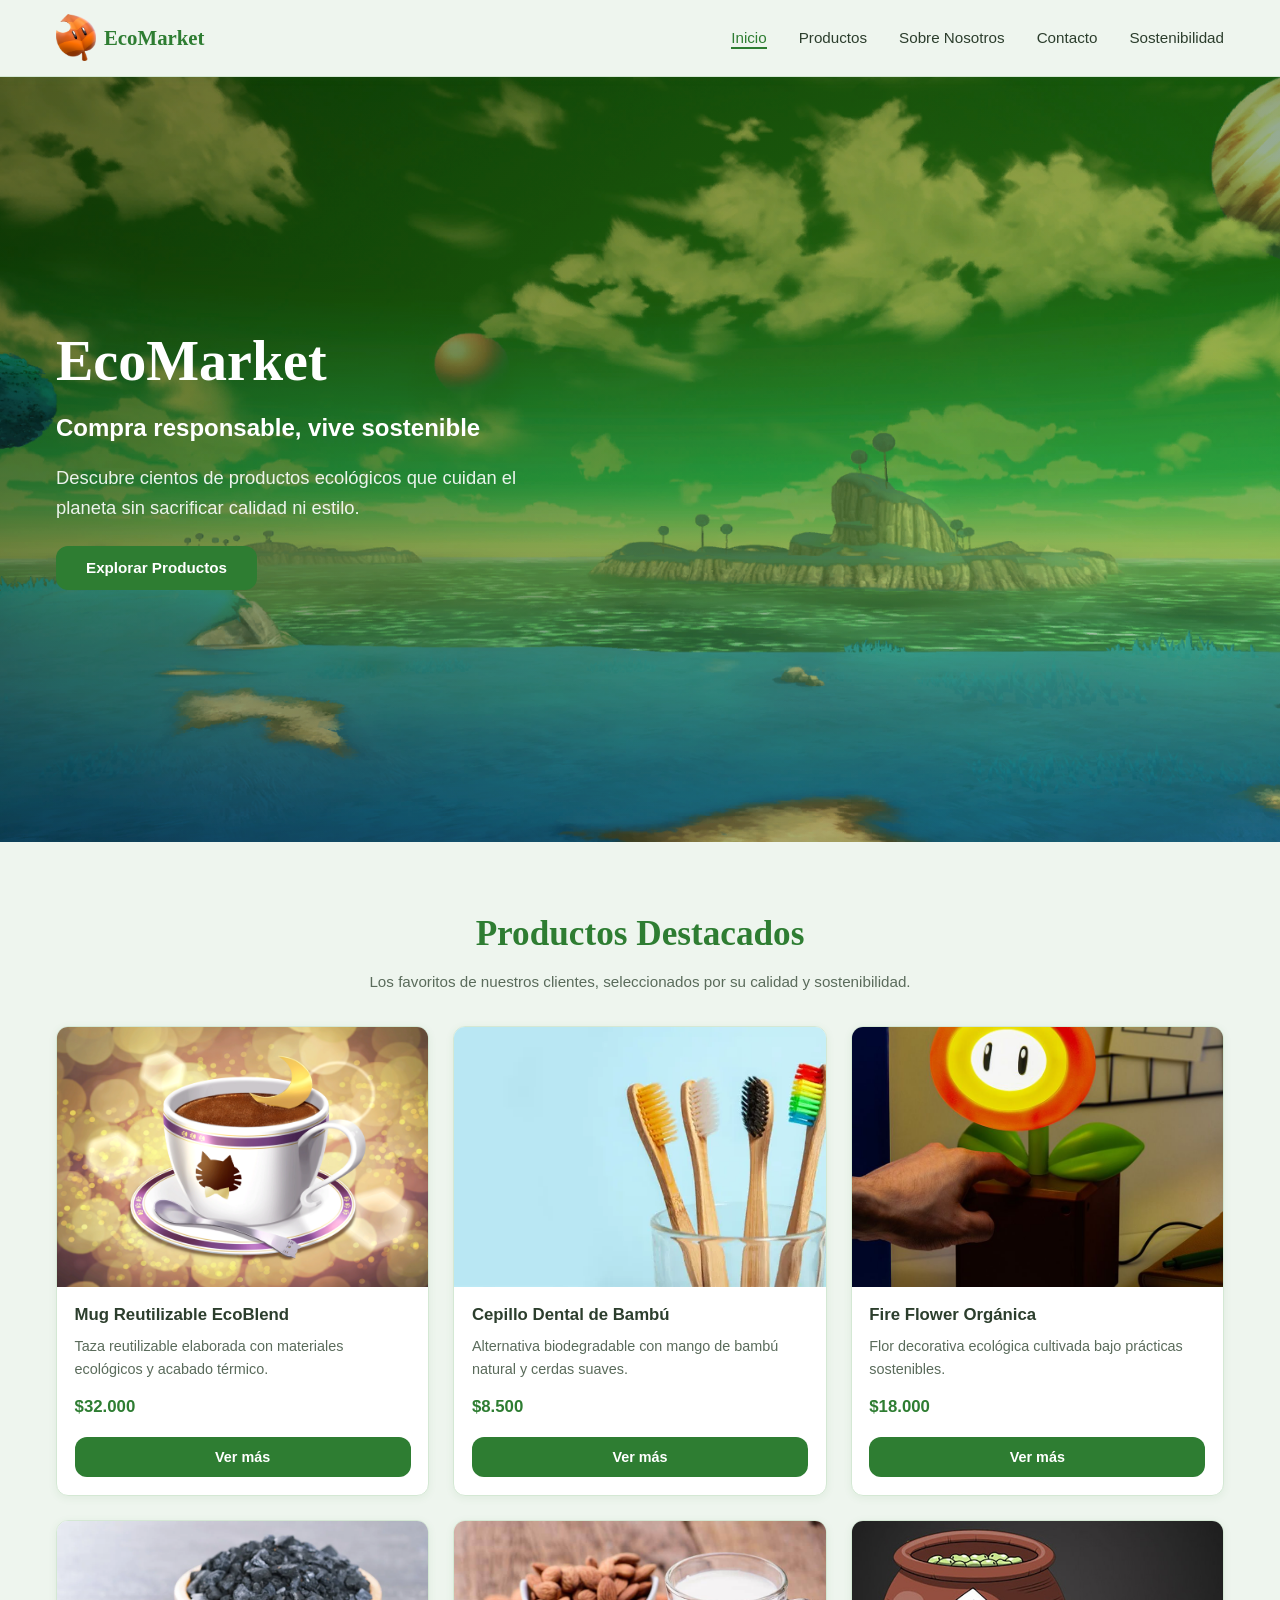
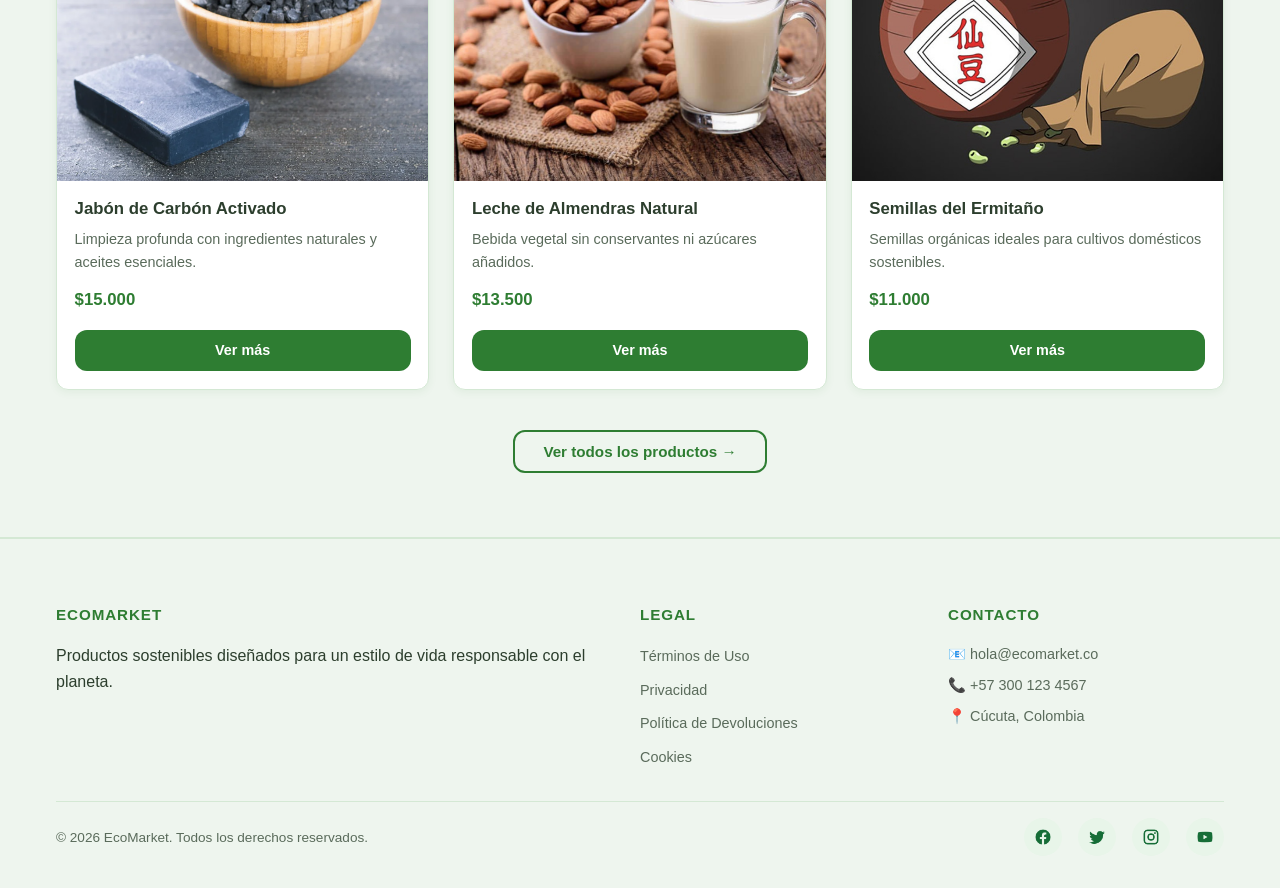
<file: index.html>
<!doctype html>
<html lang="es">
  <head>
    <meta charset="UTF-8" />
    <meta name="viewport" content="width=device-width, initial-scale=1.0" />
    <title>EcoMarket</title>
    <link rel="stylesheet" href="css/main.css" />
  </head>

  <body>
    <header>
      <div class="container">
        <nav class="navbar">
          <div class="logo">
            <img src="img/icons/logo.png" alt="Logo EcoMarket" />
            <span class="logo-text">EcoMarket</span>
          </div>

          <ul class="nav-links">
            <li><a href="#" class="active">Inicio</a></li>
            <li><a href="views/productos.html">Productos</a></li>
            <li><a href="views/sobre-nosotros.html">Sobre Nosotros</a></li>
            <li><a href="views/contacto.html">Contacto</a></li>
            <li><a href="views/sostenibilidad.html">Sostenibilidad</a></li>
          </ul>
        </nav>
      </div>
    </header>

    <main>
      <section class="hero">
        <div class="container">
          <div class="hero-content">
            <h1>EcoMarket</h1>

            <h2>Compra responsable, vive sostenible</h2>

            <p>
              Descubre cientos de productos ecológicos que cuidan el planeta sin
              sacrificar calidad ni estilo.
            </p>

            <div class="hero-actions">
              <a href="views/productos.html" class="btn">
                Explorar Productos
              </a>
            </div>
          </div>
        </div>
      </section>

      <section class="featured-products">
        <div class="container">
          <div class="section-header">
            <h2>Productos Destacados</h2>

            <p>
              Los favoritos de nuestros clientes, seleccionados por su calidad y
              sostenibilidad.
            </p>
          </div>

          <div class="products-grid">
            <article class="product-card">
              <div class="product-card__img">
                <img
                  src="img/products/cafe-mug.png"
                  alt="Mug reutilizable ecológico"
                />
              </div>

              <div class="product-card__body">
                <h3 class="product-card__name">Mug Reutilizable EcoBlend</h3>

                <p class="product-card__desc">
                  Taza reutilizable elaborada con materiales ecológicos y
                  acabado térmico.
                </p>

                <p class="product-card__price">$32.000</p>
              </div>

              <div class="product-card__footer">
                <a href="views/productos.html" class="btn"> Ver más </a>
              </div>
            </article>

            <article class="product-card">
              <div class="product-card__img">
                <img
                  src="img/products/cepillo-bambu.webp"
                  alt="Cepillo dental de bambú"
                />
              </div>

              <div class="product-card__body">
                <h3 class="product-card__name">Cepillo Dental de Bambú</h3>

                <p class="product-card__desc">
                  Alternativa biodegradable con mango de bambú natural y cerdas
                  suaves.
                </p>

                <p class="product-card__price">$8.500</p>
              </div>

              <div class="product-card__footer">
                <a href="views/productos.html" class="btn"> Ver más </a>
              </div>
            </article>

            <article class="product-card">
              <div class="product-card__img">
                <img
                  src="img/products/fire-flower.jpg"
                  alt="Fire Flower ecológica"
                />
              </div>

              <div class="product-card__body">
                <h3 class="product-card__name">Fire Flower Orgánica</h3>

                <p class="product-card__desc">
                  Flor decorativa ecológica cultivada bajo prácticas
                  sostenibles.
                </p>

                <p class="product-card__price">$18.000</p>
              </div>

              <div class="product-card__footer">
                <a href="views/productos.html" class="btn"> Ver más </a>
              </div>
            </article>

            <article class="product-card">
              <div class="product-card__img">
                <img
                  src="img/products/jabon-carbon-activado.webp"
                  alt="Jabón de carbón activado"
                />
              </div>

              <div class="product-card__body">
                <h3 class="product-card__name">Jabón de Carbón Activado</h3>

                <p class="product-card__desc">
                  Limpieza profunda con ingredientes naturales y aceites
                  esenciales.
                </p>

                <p class="product-card__price">$15.000</p>
              </div>

              <div class="product-card__footer">
                <a href="views/productos.html" class="btn"> Ver más </a>
              </div>
            </article>

            <article class="product-card">
              <div class="product-card__img">
                <img
                  src="img/products/leche-almendras.jpg"
                  alt="Leche de almendras natural"
                />
              </div>

              <div class="product-card__body">
                <h3 class="product-card__name">Leche de Almendras Natural</h3>

                <p class="product-card__desc">
                  Bebida vegetal sin conservantes ni azúcares añadidos.
                </p>

                <p class="product-card__price">$13.500</p>
              </div>

              <div class="product-card__footer">
                <a href="views/productos.html" class="btn"> Ver más </a>
              </div>
            </article>

            <article class="product-card">
              <div class="product-card__img">
                <img
                  src="img/products/semillas-ermitano.jpg"
                  alt="Semillas ecológicas"
                />
              </div>

              <div class="product-card__body">
                <h3 class="product-card__name">Semillas del Ermitaño</h3>

                <p class="product-card__desc">
                  Semillas orgánicas ideales para cultivos domésticos
                  sostenibles.
                </p>

                <p class="product-card__price">$11.000</p>
              </div>

              <div class="product-card__footer">
                <a href="views/productos.html" class="btn"> Ver más </a>
              </div>
            </article>
          </div>

          <div style="text-align: center; margin-top: 2.5rem">
            <a href="views/productos.html" class="btn btn-outline">
              Ver todos los productos →
            </a>
          </div>
        </div>
      </section>
    </main>

    <footer>
      <div class="container">
        <div class="footer-grid">
          <div class="footer-col">
            <h4>EcoMarket</h4>

            <p>
              Productos sostenibles diseñados para un estilo de vida responsable
              con el planeta.
            </p>
          </div>

          <div class="footer-col">
            <h4>Legal</h4>

            <ul>
              <li><a href="#">Términos de Uso</a></li>
              <li><a href="#">Privacidad</a></li>
              <li><a href="#">Política de Devoluciones</a></li>
              <li><a href="#">Cookies</a></li>
            </ul>
          </div>

          <div class="footer-col footer-contact">
            <h4>Contacto</h4>

            <p>📧 hola@ecomarket.co</p>
            <p>📞 +57 300 123 4567</p>
            <p>📍 Cúcuta, Colombia</p>
          </div>
        </div>

        <div class="footer-bottom">
          <p>&copy; 2026 EcoMarket. Todos los derechos reservados.</p>

          <ul class="social-links">
            <li>
              <a href="#" aria-label="Facebook">
                <img src="img/icons/facebook.png" alt="Facebook" />
              </a>
            </li>

            <li>
              <a href="#" aria-label="Twitter">
                <img src="img/icons/twitter.png" alt="Twitter" />
              </a>
            </li>

            <li>
              <a href="#" aria-label="Instagram">
                <img src="img/icons/instagram.png" alt="Instagram" />
              </a>
            </li>
            <li>
              <a href="#" aria-label="Youtube">
                <img src="img/icons/youtube.png" alt="Youtube" />
              </a>
            </li>
          </ul>
        </div>
      </div>
    </footer>
  </body>
</html>
</file>
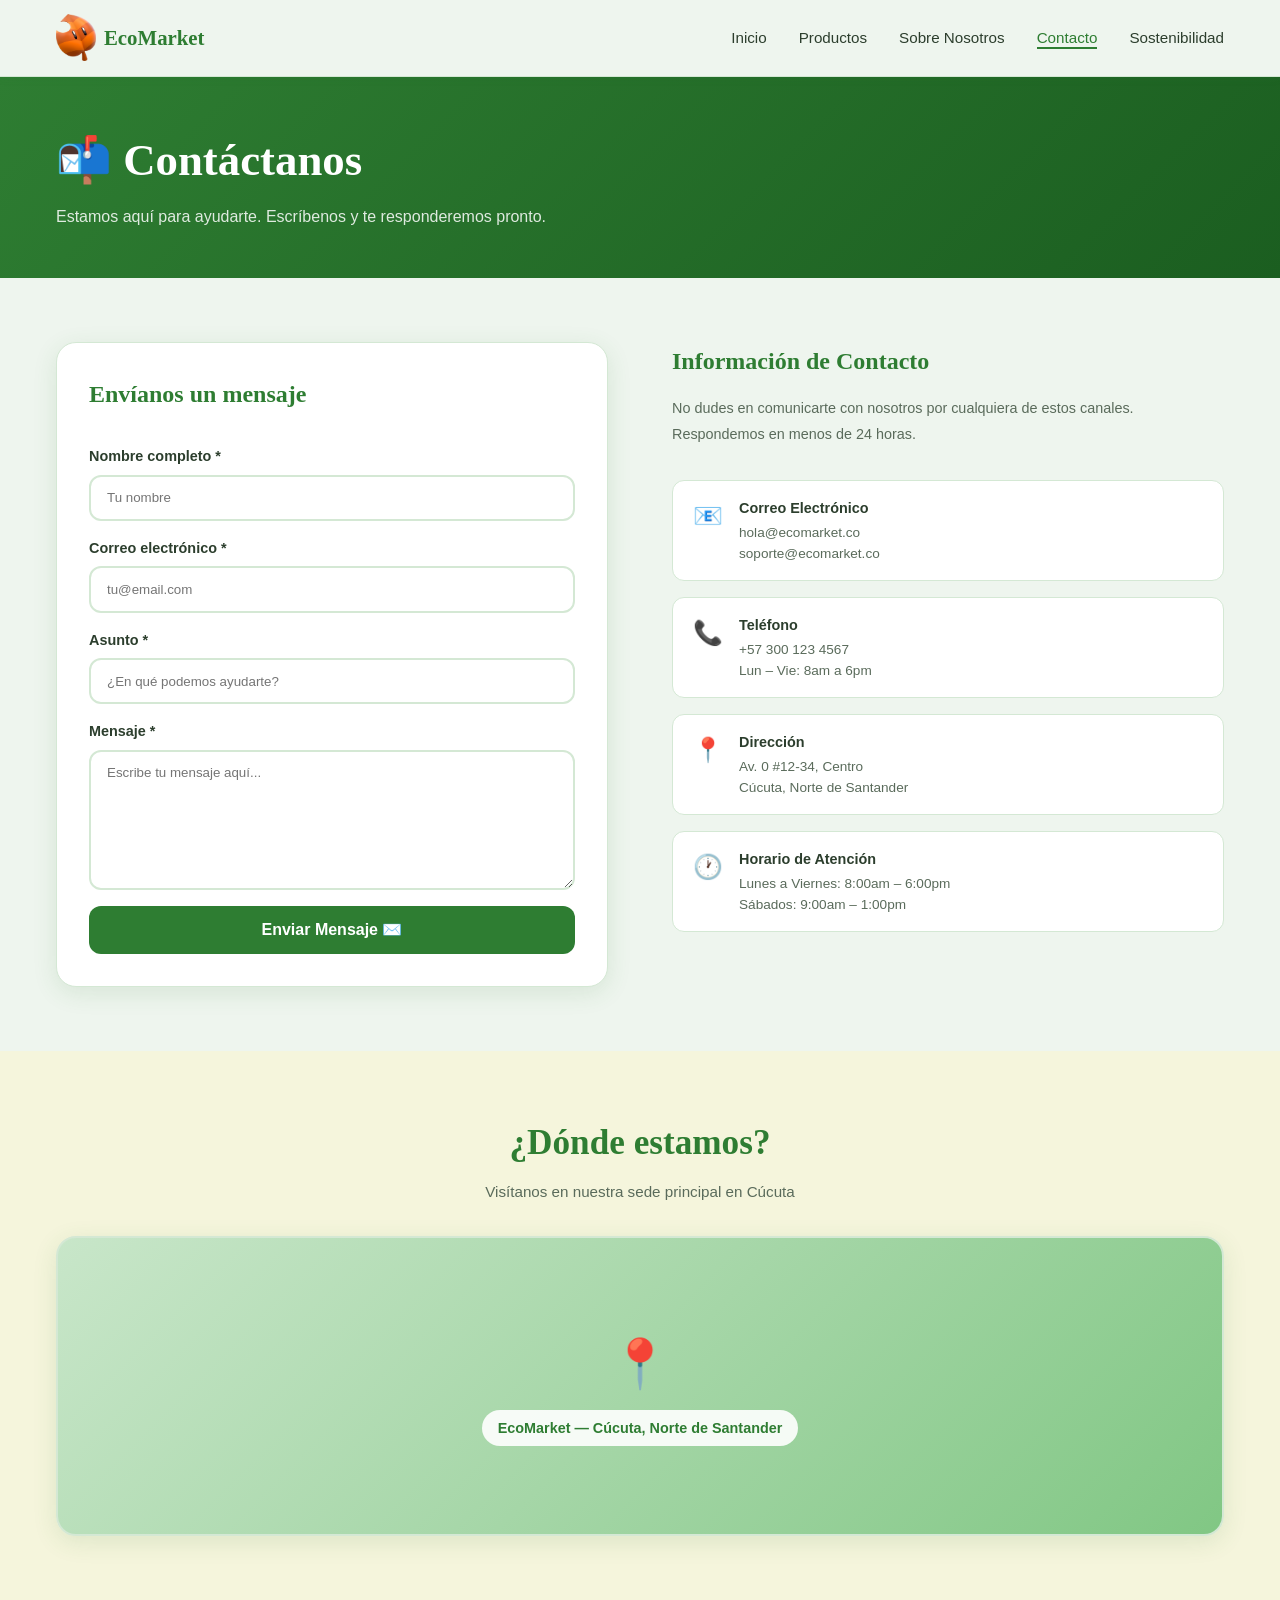
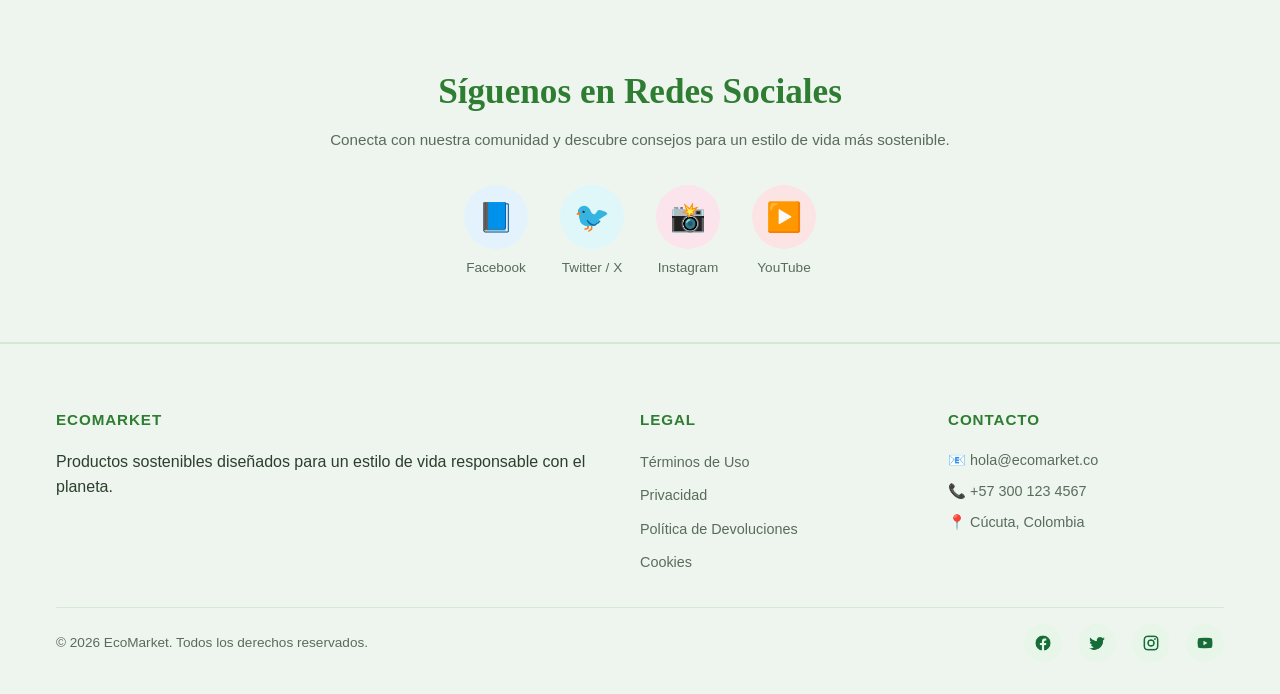
<file: views/contacto.html>
<!doctype html>
<html lang="es">
  <head>
    <meta charset="UTF-8" />
    <meta name="viewport" content="width=device-width, initial-scale=1.0" />
    <title>Contacto</title>
    <link rel="stylesheet" href="../css/main.css" />
  </head>
  <body>
    <header>
      <div class="container">
        <nav class="navbar">
          <div class="logo">
            <img src="../img/icons/logo.png" alt="Logo EcoMarket" />
            <span class="logo-text">EcoMarket</span>
          </div>
          <ul class="nav-links">
            <li><a href="../index.html">Inicio</a></li>
            <li><a href="productos.html">Productos</a></li>
            <li><a href="sobre-nosotros.html">Sobre Nosotros</a></li>
            <li><a href="contacto.html" class="active">Contacto</a></li>
            <li><a href="sostenibilidad.html">Sostenibilidad</a></li>
          </ul>
        </nav>
      </div>
    </header>

    <main>
      <section class="contact-hero">
        <div class="container">
          <h1>📬 Contáctanos</h1>
          <p>
            Estamos aquí para ayudarte. Escríbenos y te responderemos pronto.
          </p>
        </div>
      </section>

      <section class="contact-section">
        <div class="container">
          <div class="contact-layout">
            <div class="contact-form">
              <h2>Envíanos un mensaje</h2>
              <form action="#" method="POST">
                <div class="form-group">
                  <label for="nombre">Nombre completo *</label>
                  <input
                    type="text"
                    id="nombre"
                    name="nombre"
                    placeholder="Tu nombre"
                    minlength="2"
                    required
                  />
                </div>

                <div class="form-group">
                  <label for="email">Correo electrónico *</label>
                  <input
                    type="email"
                    id="email"
                    name="email"
                    placeholder="tu@email.com"
                    required
                  />
                </div>

                <div class="form-group">
                  <label for="asunto">Asunto *</label>
                  <input
                    type="text"
                    id="asunto"
                    name="asunto"
                    placeholder="¿En qué podemos ayudarte?"
                    minlength="4"
                    required
                  />
                </div>

                <div class="form-group">
                  <label for="mensaje">Mensaje *</label>
                  <textarea
                    id="mensaje"
                    name="mensaje"
                    placeholder="Escribe tu mensaje aquí..."
                    minlength="10"
                    required
                  ></textarea>
                </div>

                <button type="submit" class="btn">Enviar Mensaje ✉️</button>
              </form>
            </div>

            <div class="contact-info">
              <h2>Información de Contacto</h2>
              <p>
                No dudes en comunicarte con nosotros por cualquiera de estos
                canales. Respondemos en menos de 24 horas.
              </p>

              <div class="info-cards">
                <div class="info-card">
                  <span class="info-card__icon">📧</span>
                  <div>
                    <h4>Correo Electrónico</h4>
                    <p>hola@ecomarket.co</p>
                    <p>soporte@ecomarket.co</p>
                  </div>
                </div>

                <div class="info-card">
                  <span class="info-card__icon">📞</span>
                  <div>
                    <h4>Teléfono</h4>
                    <p>+57 300 123 4567</p>
                    <p>Lun – Vie: 8am a 6pm</p>
                  </div>
                </div>

                <div class="info-card">
                  <span class="info-card__icon">📍</span>
                  <div>
                    <h4>Dirección</h4>
                    <p>Av. 0 #12-34, Centro<br />Cúcuta, Norte de Santander</p>
                  </div>
                </div>

                <div class="info-card">
                  <span class="info-card__icon">🕐</span>
                  <div>
                    <h4>Horario de Atención</h4>
                    <p>Lunes a Viernes: 8:00am – 6:00pm</p>
                    <p>Sábados: 9:00am – 1:00pm</p>
                  </div>
                </div>
              </div>
            </div>
          </div>
        </div>
      </section>

      <section class="map-section">
        <div class="container">
          <div class="section-header">
            <h2>¿Dónde estamos?</h2>
            <p>Visítanos en nuestra sede principal en Cúcuta</p>
          </div>
          <div class="map-container">
            <div class="map-pin">
              <span>📍</span>
              <p>EcoMarket — Cúcuta, Norte de Santander</p>
            </div>
          </div>
        </div>
      </section>

      <section class="social-section">
        <div class="container">
          <div class="section-header">
            <h2>Síguenos en Redes Sociales</h2>
            <p>
              Conecta con nuestra comunidad y descubre consejos para un estilo
              de vida más sostenible.
            </p>
          </div>
          <div class="social-grid">
            <a href="#" class="social-item" aria-label="Facebook">
              <div class="social-item__icon social-item__icon--fb">📘</div>
              <span>Facebook</span>
            </a>
            <a href="#" class="social-item" aria-label="Twitter">
              <div class="social-item__icon social-item__icon--tw">🐦</div>
              <span>Twitter / X</span>
            </a>
            <a href="#" class="social-item" aria-label="Instagram">
              <div class="social-item__icon social-item__icon--ig">📸</div>
              <span>Instagram</span>
            </a>
            <a href="#" class="social-item" aria-label="YouTube">
              <div class="social-item__icon social-item__icon--yt">▶️</div>
              <span>YouTube</span>
            </a>
          </div>
        </div>
      </section>
    </main>

    <footer>
      <div class="container">
        <div class="footer-grid">
          <div class="footer-col">
            <h4>EcoMarket</h4>

            <p>
              Productos sostenibles diseñados para un estilo de vida responsable
              con el planeta.
            </p>
          </div>

          <div class="footer-col">
            <h4>Legal</h4>

            <ul>
              <li><a href="#">Términos de Uso</a></li>
              <li><a href="#">Privacidad</a></li>
              <li><a href="#">Política de Devoluciones</a></li>
              <li><a href="#">Cookies</a></li>
            </ul>
          </div>

          <div class="footer-col footer-contact">
            <h4>Contacto</h4>

            <p>📧 hola@ecomarket.co</p>
            <p>📞 +57 300 123 4567</p>
            <p>📍 Cúcuta, Colombia</p>
          </div>
        </div>

        <div class="footer-bottom">
          <p>&copy; 2026 EcoMarket. Todos los derechos reservados.</p>

          <ul class="social-links">
            <li>
              <a href="#" aria-label="Facebook">
                <img src="../img/icons/facebook.png" alt="Facebook" />
              </a>
            </li>

            <li>
              <a href="#" aria-label="Twitter">
                <img src="../img/icons/twitter.png" alt="Twitter" />
              </a>
            </li>

            <li>
              <a href="#" aria-label="Instagram">
                <img src="../img/icons/instagram.png" alt="Instagram" />
              </a>
            </li>
            <li>
              <a href="#" aria-label="Youtube">
                <img src="../img/icons/youtube.png" alt="Youtube" />
              </a>
            </li>
          </ul>
        </div>
      </div>
    </footer>
  </body>
</html>
</file>
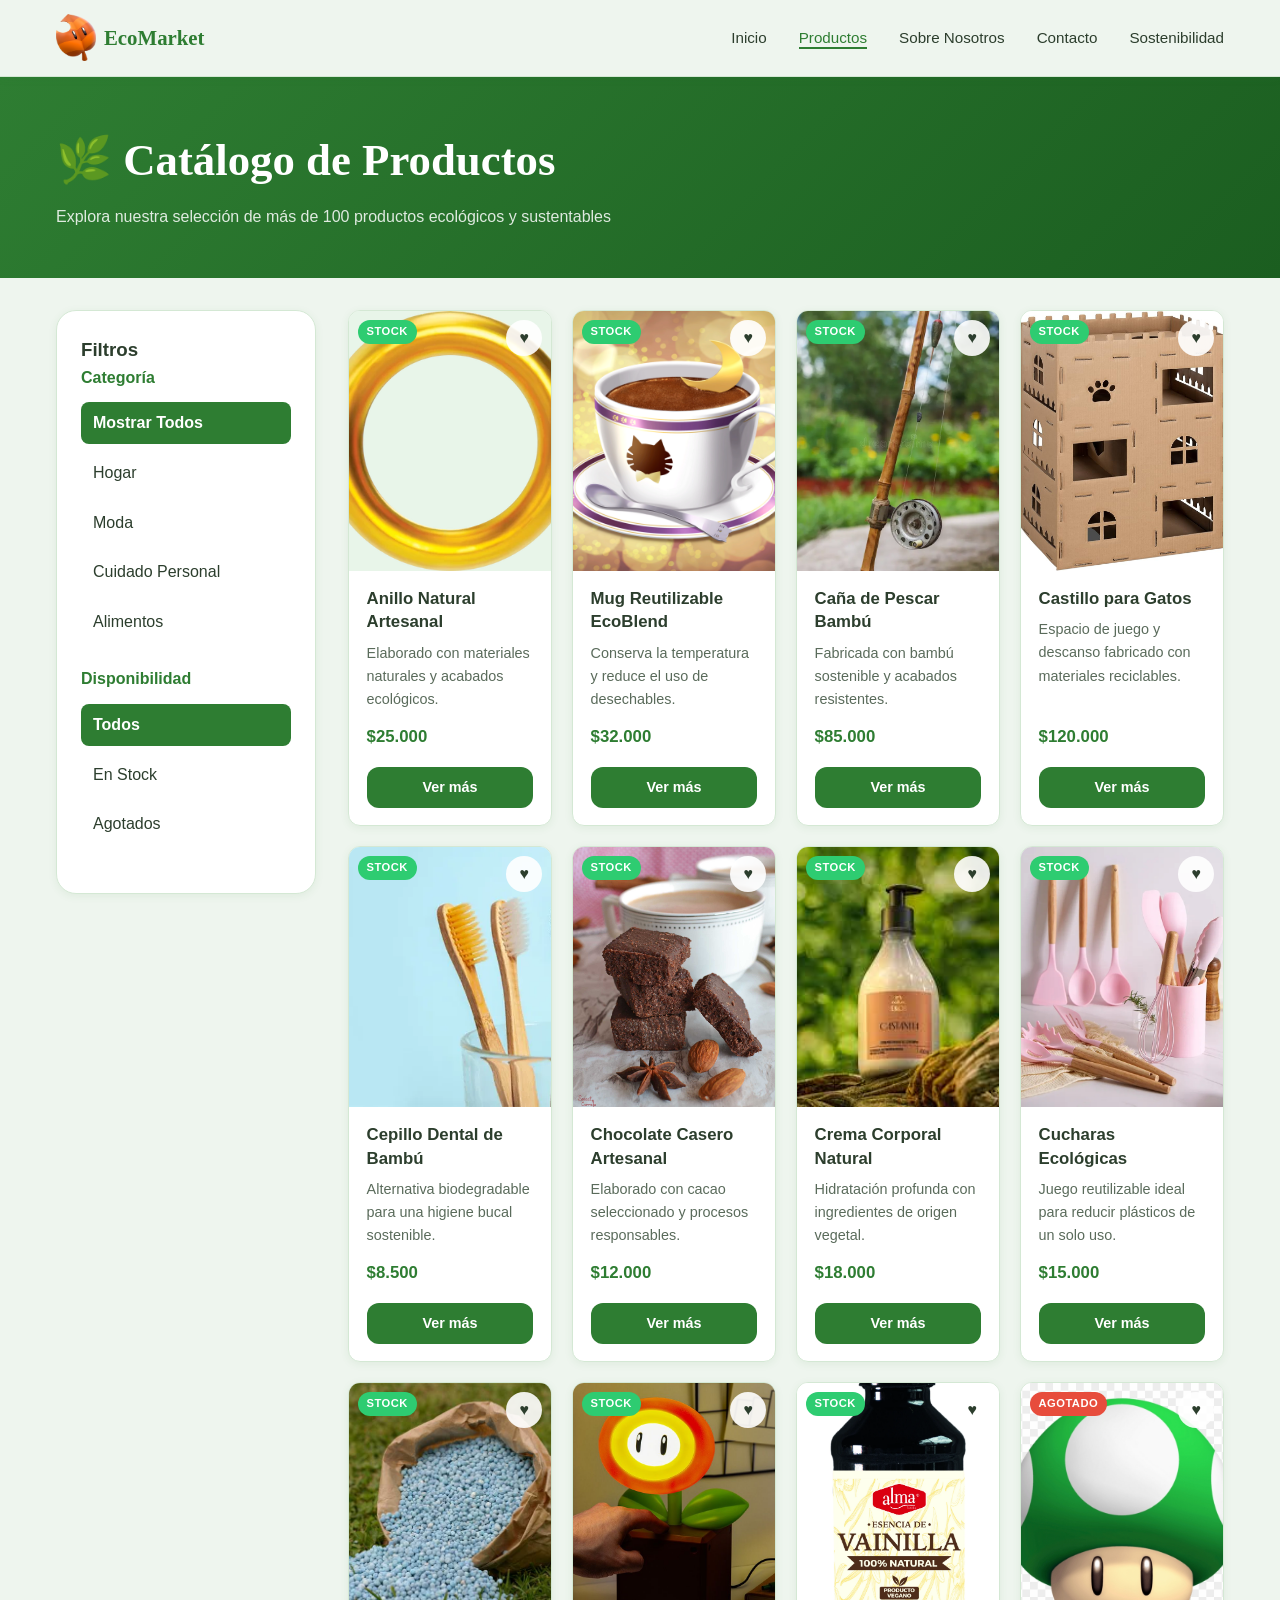
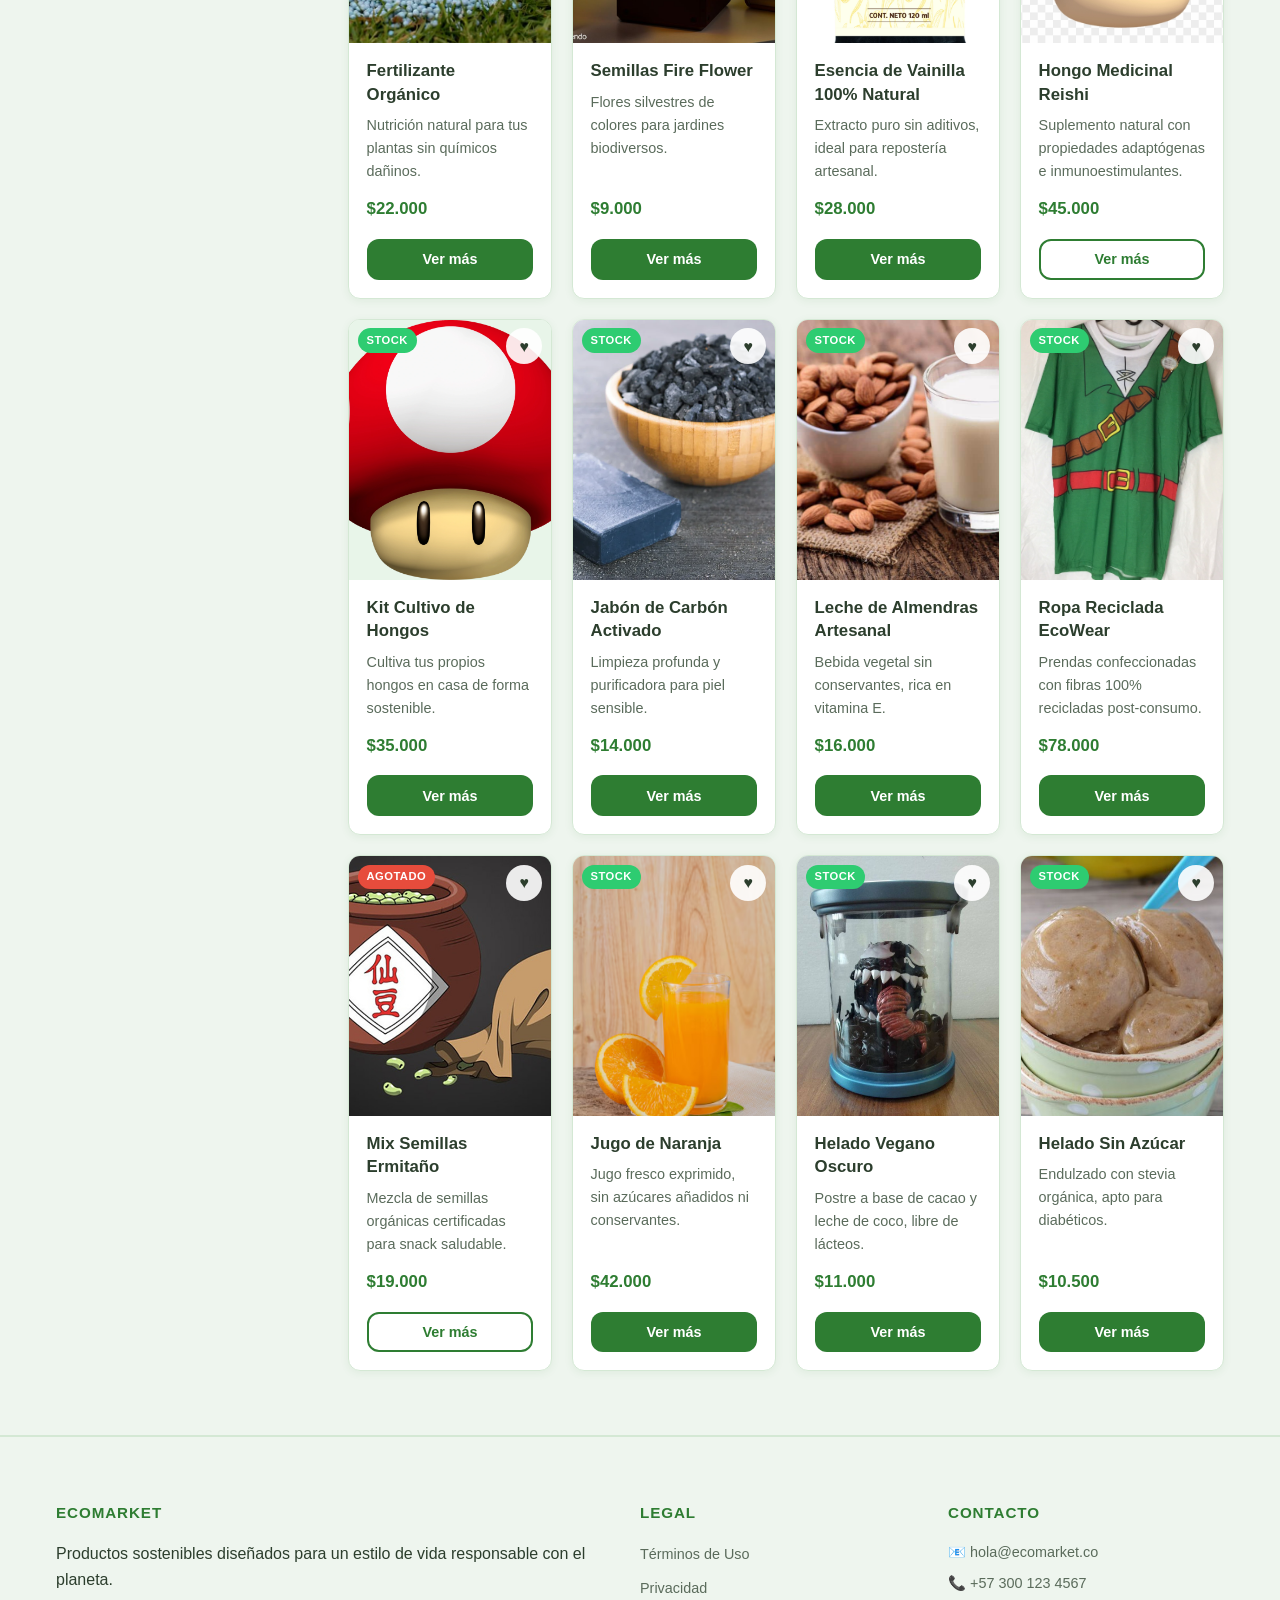
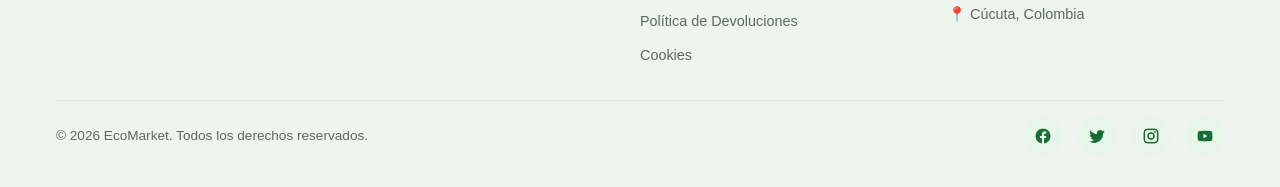
<file: views/productos.html>
<html lang="es">
  <head>
    <meta charset="UTF-8" />
    <meta name="viewport" content="width=device-width, initial-scale=1.0" />
    <title>Productos</title>
    <link rel="stylesheet" href="../css/main.css" />
  </head>
  <body>
    <header>
      <div class="container">
        <nav class="navbar">
          <div class="logo">
            <img src="../img/icons/logo.png" alt="Logo EcoMarket" />
            <span class="logo-text">EcoMarket</span>
          </div>
          <ul class="nav-links">
            <li><a href="../index.html">Inicio</a></li>
            <li><a href="productos.html" class="active">Productos</a></li>
            <li><a href="sobre-nosotros.html">Sobre Nosotros</a></li>
            <li><a href="contacto.html">Contacto</a></li>
            <li><a href="sostenibilidad.html">Sostenibilidad</a></li>
          </ul>
        </nav>
      </div>
    </header>

    <section class="page-hero">
      <div class="container">
        <h1>🌿 Catálogo de Productos</h1>
        <p>
          Explora nuestra selección de más de 100 productos ecológicos y
          sustentables
        </p>
      </div>
    </section>
    <main>
      <div class="container">
        <!-- RADIOS DE CATEGORÍA -->
        <input type="radio" name="categoria" id="cat-todos" checked hidden />
        <input type="radio" name="categoria" id="cat-hogar" hidden />
        <input type="radio" name="categoria" id="cat-moda" hidden />
        <input type="radio" name="categoria" id="cat-cuidado" hidden />
        <input type="radio" name="categoria" id="cat-alimentos" hidden />

        <!-- RADIOS DE STOCK -->
        <input type="radio" name="stock" id="stk-todos" checked hidden />
        <input type="radio" name="stock" id="stk-en" hidden />
        <input type="radio" name="stock" id="stk-ag" hidden />

        <div class="catalog-layout">
          <aside class="catalog-sidebar">
            <div class="sidebar">
              <h3 class="sidebar-title">Filtros</h3>

              <div class="filter-group">
                <h4>Categoría</h4>
                <label for="cat-todos" class="filter-label"
                  >Mostrar Todos</label
                >
                <label for="cat-hogar" class="filter-label">Hogar</label>
                <label for="cat-moda" class="filter-label">Moda</label>
                <label for="cat-cuidado" class="filter-label"
                  >Cuidado Personal</label
                >
                <label for="cat-alimentos" class="filter-label"
                  >Alimentos</label
                >
              </div>

              <div class="filter-group">
                <h4>Disponibilidad</h4>
                <label for="stk-todos" class="filter-label">Todos</label>
                <label for="stk-en" class="filter-label">En Stock</label>
                <label for="stk-ag" class="filter-label">Agotados</label>
              </div>
            </div>
          </aside>

          <div class="catalog-main">
            <div class="catalog-grid">
              <article class="product-card cuidado">
                <div class="product-card__img">
                  <img
                    src="../img/products/anillo-natural.webp"
                    alt="Anillo Natural Artesanal"
                  />
                  <span class="product-card__badge badge badge-stock"
                    >Stock</span
                  >
                  <input type="checkbox" id="fav1" class="fav-checkbox" />
                  <label
                    for="fav1"
                    class="fav-label"
                    aria-label="Agregar a favoritos"
                    >♥</label
                  >
                </div>
                <div class="product-card__body">
                  <h3 class="product-card__name">Anillo Natural Artesanal</h3>
                  <p class="product-card__desc">
                    Elaborado con materiales naturales y acabados ecológicos.
                  </p>
                  <p class="product-card__price">$25.000</p>
                </div>
                <div class="product-card__footer">
                  <a href="#" class="btn">Ver más</a>
                </div>
              </article>

              <article class="product-card hogar">
                <div class="product-card__img">
                  <img
                    src="../img/products/cafe-mug.png"
                    alt="Mug Reutilizable EcoBlend"
                  />
                  <span class="product-card__badge badge badge-stock"
                    >Stock</span
                  >
                  <input type="checkbox" id="fav2" class="fav-checkbox" />
                  <label
                    for="fav2"
                    class="fav-label"
                    aria-label="Agregar a favoritos"
                    >♥</label
                  >
                </div>
                <div class="product-card__body">
                  <h3 class="product-card__name">Mug Reutilizable EcoBlend</h3>
                  <p class="product-card__desc">
                    Conserva la temperatura y reduce el uso de desechables.
                  </p>
                  <p class="product-card__price">$32.000</p>
                </div>
                <div class="product-card__footer">
                  <a href="#" class="btn">Ver más</a>
                </div>
              </article>

              <article class="product-card hogar">
                <div class="product-card__img">
                  <img
                    src="../img/products/cañapescarbambu.webp"
                    alt="Caña de Pescar Bambú"
                  />
                  <span class="product-card__badge badge badge-stock"
                    >Stock</span
                  >
                  <input type="checkbox" id="fav3" class="fav-checkbox" />
                  <label
                    for="fav3"
                    class="fav-label"
                    aria-label="Agregar a favoritos"
                    >♥</label
                  >
                </div>
                <div class="product-card__body">
                  <h3 class="product-card__name">Caña de Pescar Bambú</h3>
                  <p class="product-card__desc">
                    Fabricada con bambú sostenible y acabados resistentes.
                  </p>
                  <p class="product-card__price">$85.000</p>
                </div>
                <div class="product-card__footer">
                  <a href="#" class="btn">Ver más</a>
                </div>
              </article>

              <article class="product-card hogar">
                <div class="product-card__img">
                  <img
                    src="../img/products/castillo-gatos.jpg"
                    alt="Castillo para Gatos Reciclado"
                  />
                  <span class="product-card__badge badge badge-stock"
                    >Stock</span
                  >
                  <input type="checkbox" id="fav4" class="fav-checkbox" />
                  <label
                    for="fav4"
                    class="fav-label"
                    aria-label="Agregar a favoritos"
                    >♥</label
                  >
                </div>
                <div class="product-card__body">
                  <h3 class="product-card__name">Castillo para Gatos</h3>
                  <p class="product-card__desc">
                    Espacio de juego y descanso fabricado con materiales
                    reciclables.
                  </p>
                  <p class="product-card__price">$120.000</p>
                </div>
                <div class="product-card__footer">
                  <a href="#" class="btn">Ver más</a>
                </div>
              </article>

              <article class="product-card cuidado">
                <div class="product-card__img">
                  <img
                    src="../img/products/cepillo-bambu.webp"
                    alt="Cepillo Dental de Bambú"
                  />
                  <span class="product-card__badge badge badge-stock"
                    >Stock</span
                  >
                  <input type="checkbox" id="fav5" class="fav-checkbox" />
                  <label
                    for="fav5"
                    class="fav-label"
                    aria-label="Agregar a favoritos"
                    >♥</label
                  >
                </div>
                <div class="product-card__body">
                  <h3 class="product-card__name">Cepillo Dental de Bambú</h3>
                  <p class="product-card__desc">
                    Alternativa biodegradable para una higiene bucal sostenible.
                  </p>
                  <p class="product-card__price">$8.500</p>
                </div>
                <div class="product-card__footer">
                  <a href="#" class="btn">Ver más</a>
                </div>
              </article>

              <article class="product-card alimentos">
                <div class="product-card__img">
                  <img
                    src="../img/products/chocolate-casero.jpg"
                    alt="Chocolate Casero Artesanal"
                  />
                  <span class="product-card__badge badge badge-stock"
                    >Stock</span
                  >
                  <input type="checkbox" id="fav6" class="fav-checkbox" />
                  <label
                    for="fav6"
                    class="fav-label"
                    aria-label="Agregar a favoritos"
                    >♥</label
                  >
                </div>
                <div class="product-card__body">
                  <h3 class="product-card__name">Chocolate Casero Artesanal</h3>
                  <p class="product-card__desc">
                    Elaborado con cacao seleccionado y procesos responsables.
                  </p>
                  <p class="product-card__price">$12.000</p>
                </div>
                <div class="product-card__footer">
                  <a href="#" class="btn">Ver más</a>
                </div>
              </article>

              <article class="product-card cuidado">
                <div class="product-card__img">
                  <img
                    src="../img/products/crema-cuerpo.jpg"
                    alt="Crema Corporal Natural"
                  />
                  <span class="product-card__badge badge badge-stock"
                    >Stock</span
                  >
                  <input type="checkbox" id="fav7" class="fav-checkbox" />
                  <label
                    for="fav7"
                    class="fav-label"
                    aria-label="Agregar a favoritos"
                    >♥</label
                  >
                </div>
                <div class="product-card__body">
                  <h3 class="product-card__name">Crema Corporal Natural</h3>
                  <p class="product-card__desc">
                    Hidratación profunda con ingredientes de origen vegetal.
                  </p>
                  <p class="product-card__price">$18.000</p>
                </div>
                <div class="product-card__footer">
                  <a href="#" class="btn">Ver más</a>
                </div>
              </article>

              <article class="product-card hogar">
                <div class="product-card__img">
                  <img
                    src="../img/products/Cucharas.jpg"
                    alt="Cucharas Ecológicas"
                  />
                  <span class="product-card__badge badge badge-stock"
                    >Stock</span
                  >
                  <input type="checkbox" id="fav8" class="fav-checkbox" />
                  <label
                    for="fav8"
                    class="fav-label"
                    aria-label="Agregar a favoritos"
                    >♥</label
                  >
                </div>
                <div class="product-card__body">
                  <h3 class="product-card__name">Cucharas Ecológicas</h3>
                  <p class="product-card__desc">
                    Juego reutilizable ideal para reducir plásticos de un solo
                    uso.
                  </p>
                  <p class="product-card__price">$15.000</p>
                </div>
                <div class="product-card__footer">
                  <a href="#" class="btn">Ver más</a>
                </div>
              </article>

              <article class="product-card hogar">
                <div class="product-card__img">
                  <img
                    src="../img/products/fertilizante-plantas.jpg"
                    alt="Fertilizante Orgánico"
                  />
                  <span class="product-card__badge badge badge-stock"
                    >Stock</span
                  >
                  <input type="checkbox" id="fav9" class="fav-checkbox" />
                  <label
                    for="fav9"
                    class="fav-label"
                    aria-label="Agregar a favoritos"
                    >♥</label
                  >
                </div>
                <div class="product-card__body">
                  <h3 class="product-card__name">Fertilizante Orgánico</h3>
                  <p class="product-card__desc">
                    Nutrición natural para tus plantas sin químicos dañinos.
                  </p>
                  <p class="product-card__price">$22.000</p>
                </div>
                <div class="product-card__footer">
                  <a href="#" class="btn">Ver más</a>
                </div>
              </article>

              <article class="product-card hogar">
                <div class="product-card__img">
                  <img
                    src="../img/products/fire-flower.jpg"
                    alt="Semillas Fire Flower"
                  />
                  <span class="product-card__badge badge badge-stock"
                    >Stock</span
                  >
                  <input type="checkbox" id="fav10" class="fav-checkbox" />
                  <label
                    for="fav10"
                    class="fav-label"
                    aria-label="Agregar a favoritos"
                    >♥</label
                  >
                </div>
                <div class="product-card__body">
                  <h3 class="product-card__name">Semillas Fire Flower</h3>
                  <p class="product-card__desc">
                    Flores silvestres de colores para jardines biodiversos.
                  </p>
                  <p class="product-card__price">$9.000</p>
                </div>
                <div class="product-card__footer">
                  <a href="#" class="btn">Ver más</a>
                </div>
              </article>

              <article class="product-card alimentos">
                <div class="product-card__img">
                  <img
                    src="../img/products/FOTO-ESENCIA-DE-VAINILLA-100-NATURAL-ALMA-scaled.webp"
                    alt="Esencia de Vainilla Natural"
                  />
                  <span class="product-card__badge badge badge-stock"
                    >Stock</span
                  >
                  <input type="checkbox" id="fav11" class="fav-checkbox" />
                  <label
                    for="fav11"
                    class="fav-label"
                    aria-label="Agregar a favoritos"
                    >♥</label
                  >
                </div>
                <div class="product-card__body">
                  <h3 class="product-card__name">
                    Esencia de Vainilla 100% Natural
                  </h3>
                  <p class="product-card__desc">
                    Extracto puro sin aditivos, ideal para repostería artesanal.
                  </p>
                  <p class="product-card__price">$28.000</p>
                </div>
                <div class="product-card__footer">
                  <a href="#" class="btn">Ver más</a>
                </div>
              </article>

              <article class="product-card alimentos">
                <div class="product-card__img">
                  <img
                    src="../img/products/HongoMedicinal.jpg"
                    alt="Hongo Medicinal"
                  />
                  <span class="product-card__badge badge badge-agotado"
                    >Agotado</span
                  >
                  <input type="checkbox" id="fav12" class="fav-checkbox" />
                  <label
                    for="fav12"
                    class="fav-label"
                    aria-label="Agregar a favoritos"
                    >♥</label
                  >
                </div>
                <div class="product-card__body">
                  <h3 class="product-card__name">Hongo Medicinal Reishi</h3>
                  <p class="product-card__desc">
                    Suplemento natural con propiedades adaptógenas e
                    inmunoestimulantes.
                  </p>
                  <p class="product-card__price">$45.000</p>
                </div>
                <div class="product-card__footer">
                  <a href="#" class="btn btn-outline">Ver más</a>
                </div>
              </article>

              <article class="product-card hogar">
                <div class="product-card__img">
                  <img
                    src="../img/products/Hongo.webp"
                    alt="Kit Cultivo de Hongos"
                  />
                  <span class="product-card__badge badge badge-stock"
                    >Stock</span
                  >
                  <input type="checkbox" id="fav13" class="fav-checkbox" />
                  <label
                    for="fav13"
                    class="fav-label"
                    aria-label="Agregar a favoritos"
                    >♥</label
                  >
                </div>
                <div class="product-card__body">
                  <h3 class="product-card__name">Kit Cultivo de Hongos</h3>
                  <p class="product-card__desc">
                    Cultiva tus propios hongos en casa de forma sostenible.
                  </p>
                  <p class="product-card__price">$35.000</p>
                </div>
                <div class="product-card__footer">
                  <a href="#" class="btn">Ver más</a>
                </div>
              </article>

              <article class="product-card cuidado">
                <div class="product-card__img">
                  <img
                    src="../img/products/jabon-carbon-activado.webp"
                    alt="Jabón de Carbón Activado"
                  />
                  <span class="product-card__badge badge badge-stock"
                    >Stock</span
                  >
                  <input type="checkbox" id="fav14" class="fav-checkbox" />
                  <label
                    for="fav14"
                    class="fav-label"
                    aria-label="Agregar a favoritos"
                    >♥</label
                  >
                </div>
                <div class="product-card__body">
                  <h3 class="product-card__name">Jabón de Carbón Activado</h3>
                  <p class="product-card__desc">
                    Limpieza profunda y purificadora para piel sensible.
                  </p>
                  <p class="product-card__price">$14.000</p>
                </div>
                <div class="product-card__footer">
                  <a href="#" class="btn">Ver más</a>
                </div>
              </article>

              <article class="product-card alimentos">
                <div class="product-card__img">
                  <img
                    src="../img/products/leche-almendras.jpg"
                    alt="Leche de Almendras Artesanal"
                  />
                  <span class="product-card__badge badge badge-stock"
                    >Stock</span
                  >
                  <input type="checkbox" id="fav15" class="fav-checkbox" />
                  <label
                    for="fav15"
                    class="fav-label"
                    aria-label="Agregar a favoritos"
                    >♥</label
                  >
                </div>
                <div class="product-card__body">
                  <h3 class="product-card__name">
                    Leche de Almendras Artesanal
                  </h3>
                  <p class="product-card__desc">
                    Bebida vegetal sin conservantes, rica en vitamina E.
                  </p>
                  <p class="product-card__price">$16.000</p>
                </div>
                <div class="product-card__footer">
                  <a href="#" class="btn">Ver más</a>
                </div>
              </article>

              <article class="product-card moda">
                <div class="product-card__img">
                  <img
                    src="../img/products/RopaReciclable.jpg"
                    alt="Ropa Reciclada EcoWear"
                  />
                  <span class="product-card__badge badge badge-stock"
                    >Stock</span
                  >
                  <input type="checkbox" id="fav16" class="fav-checkbox" />
                  <label
                    for="fav16"
                    class="fav-label"
                    aria-label="Agregar a favoritos"
                    >♥</label
                  >
                </div>
                <div class="product-card__body">
                  <h3 class="product-card__name">Ropa Reciclada EcoWear</h3>
                  <p class="product-card__desc">
                    Prendas confeccionadas con fibras 100% recicladas
                    post-consumo.
                  </p>
                  <p class="product-card__price">$78.000</p>
                </div>
                <div class="product-card__footer">
                  <a href="#" class="btn">Ver más</a>
                </div>
              </article>

              <article class="product-card alimentos">
                <div class="product-card__img">
                  <img
                    src="../img/products/semillas-ermitano.jpg"
                    alt="Mix Semillas Ermitaño"
                  />
                  <span class="product-card__badge badge badge-agotado"
                    >Agotado</span
                  >
                  <input type="checkbox" id="fav17" class="fav-checkbox" />
                  <label
                    for="fav17"
                    class="fav-label"
                    aria-label="Agregar a favoritos"
                    >♥</label
                  >
                </div>
                <div class="product-card__body">
                  <h3 class="product-card__name">Mix Semillas Ermitaño</h3>
                  <p class="product-card__desc">
                    Mezcla de semillas orgánicas certificadas para snack
                    saludable.
                  </p>
                  <p class="product-card__price">$19.000</p>
                </div>
                <div class="product-card__footer">
                  <a href="#" class="btn btn-outline">Ver más</a>
                </div>
              </article>

              <article class="product-card">
                <div class="product-card__img">
                  <img
                    src="../img/products/vaso-jugo-naranja-colocado-madera_1150-9661.avif"
                    alt="Vaso de Madera Eco"
                  />
                  <span class="product-card__badge badge badge-stock"
                    >Stock</span
                  >
                  <input type="checkbox" id="fav18" class="fav-checkbox" />
                  <label
                    for="fav18"
                    class="fav-label"
                    aria-label="Agregar a favoritos"
                    >♥</label
                  >
                </div>
                <div class="product-card__body alimentos">
                  <h3 class="product-card__name">Jugo de Naranja</h3>
                  <p class="product-card__desc">
                    Jugo fresco exprimido, sin azúcares añadidos ni
                    conservantes.
                  </p>
                  <p class="product-card__price">$42.000</p>
                </div>
                <div class="product-card__footer">
                  <a href="#" class="btn">Ver más</a>
                </div>
              </article>

              <article class="product-card alimentos">
                <div class="product-card__img">
                  <img
                    src="../img/products/VenomSimbionte.jpg"
                    alt="Helado Vegano Oscuro"
                  />
                  <span class="product-card__badge badge badge-stock"
                    >Stock</span
                  >
                  <input type="checkbox" id="fav19" class="fav-checkbox" />
                  <label
                    for="fav19"
                    class="fav-label"
                    aria-label="Agregar a favoritos"
                    >♥</label
                  >
                </div>
                <div class="product-card__body">
                  <h3 class="product-card__name">Helado Vegano Oscuro</h3>
                  <p class="product-card__desc">
                    Postre a base de cacao y leche de coco, libre de lácteos.
                  </p>
                  <p class="product-card__price">$11.000</p>
                </div>
                <div class="product-card__footer">
                  <a href="#" class="btn">Ver más</a>
                </div>
              </article>

              <article class="product-card alimentos">
                <div class="product-card__img">
                  <img
                    src="../img/products/heladonoazucar.jpg"
                    alt="Helado Sin Azúcar"
                  />
                  <span class="product-card__badge badge badge-stock"
                    >Stock</span
                  >
                  <input type="checkbox" id="fav20" class="fav-checkbox" />
                  <label
                    for="fav20"
                    class="fav-label"
                    aria-label="Agregar a favoritos"
                    >♥</label
                  >
                </div>
                <div class="product-card__body">
                  <h3 class="product-card__name">Helado Sin Azúcar</h3>
                  <p class="product-card__desc">
                    Endulzado con stevia orgánica, apto para diabéticos.
                  </p>
                  <p class="product-card__price">$10.500</p>
                </div>
                <div class="product-card__footer">
                  <a href="#" class="btn">Ver más</a>
                </div>
              </article>
            </div>
          </div>
        </div>
      </div>
    </main>
    <footer>
      <div class="container">
        <div class="footer-grid">
          <div class="footer-col">
            <h4>EcoMarket</h4>

            <p>
              Productos sostenibles diseñados para un estilo de vida responsable
              con el planeta.
            </p>
          </div>

          <div class="footer-col">
            <h4>Legal</h4>

            <ul>
              <li><a href="#">Términos de Uso</a></li>
              <li><a href="#">Privacidad</a></li>
              <li><a href="#">Política de Devoluciones</a></li>
              <li><a href="#">Cookies</a></li>
            </ul>
          </div>

          <div class="footer-col footer-contact">
            <h4>Contacto</h4>

            <p>📧 hola@ecomarket.co</p>
            <p>📞 +57 300 123 4567</p>
            <p>📍 Cúcuta, Colombia</p>
          </div>
        </div>

        <div class="footer-bottom">
          <p>&copy; 2026 EcoMarket. Todos los derechos reservados.</p>

          <ul class="social-links">
            <li>
              <a href="#" aria-label="Facebook">
                <img src="../img/icons/facebook.png" alt="Facebook" />
              </a>
            </li>

            <li>
              <a href="#" aria-label="Twitter">
                <img src="../img/icons/twitter.png" alt="Twitter" />
              </a>
            </li>

            <li>
              <a href="#" aria-label="Instagram">
                <img src="../img/icons/instagram.png" alt="Instagram" />
              </a>
            </li>
            <li>
              <a href="#" aria-label="Youtube">
                <img src="../img/icons/youtube.png" alt="Youtube" />
              </a>
            </li>
          </ul>
        </div>
      </div>
    </footer>
  </body>
</html>
</file>
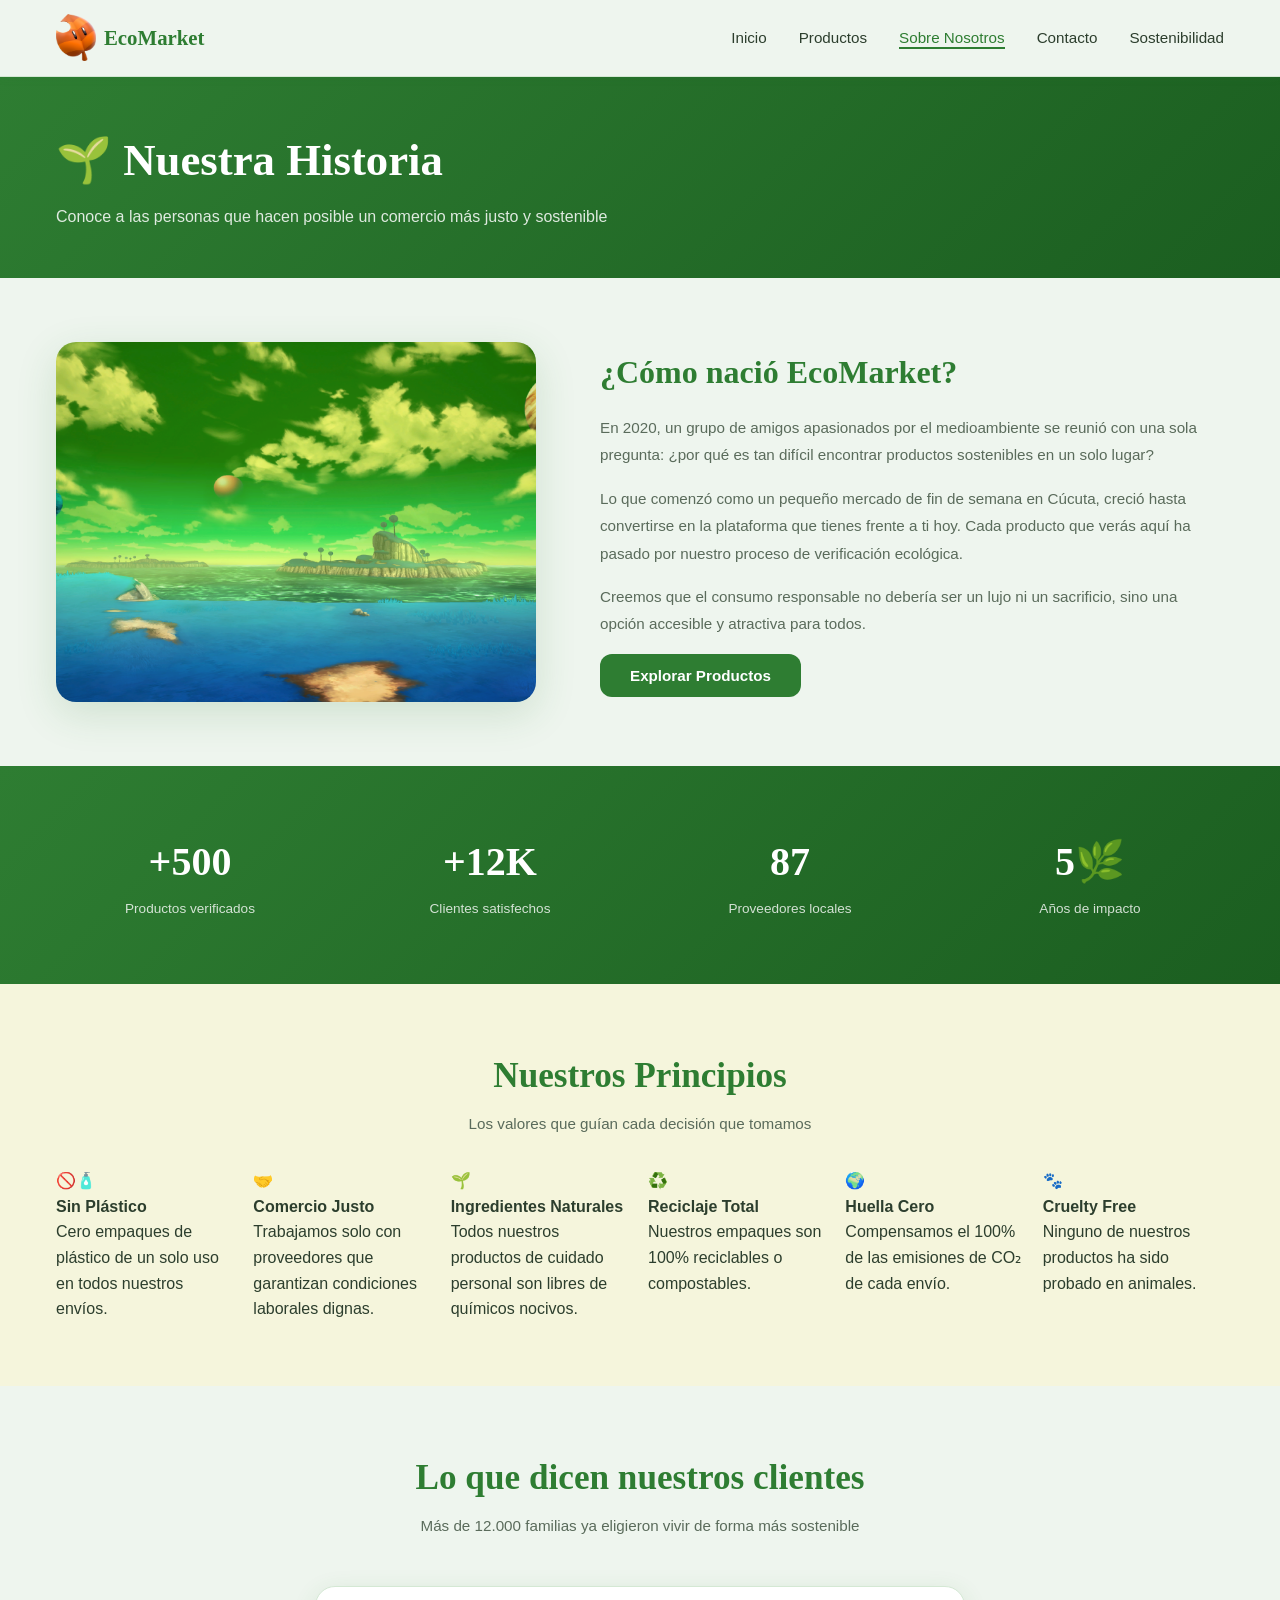
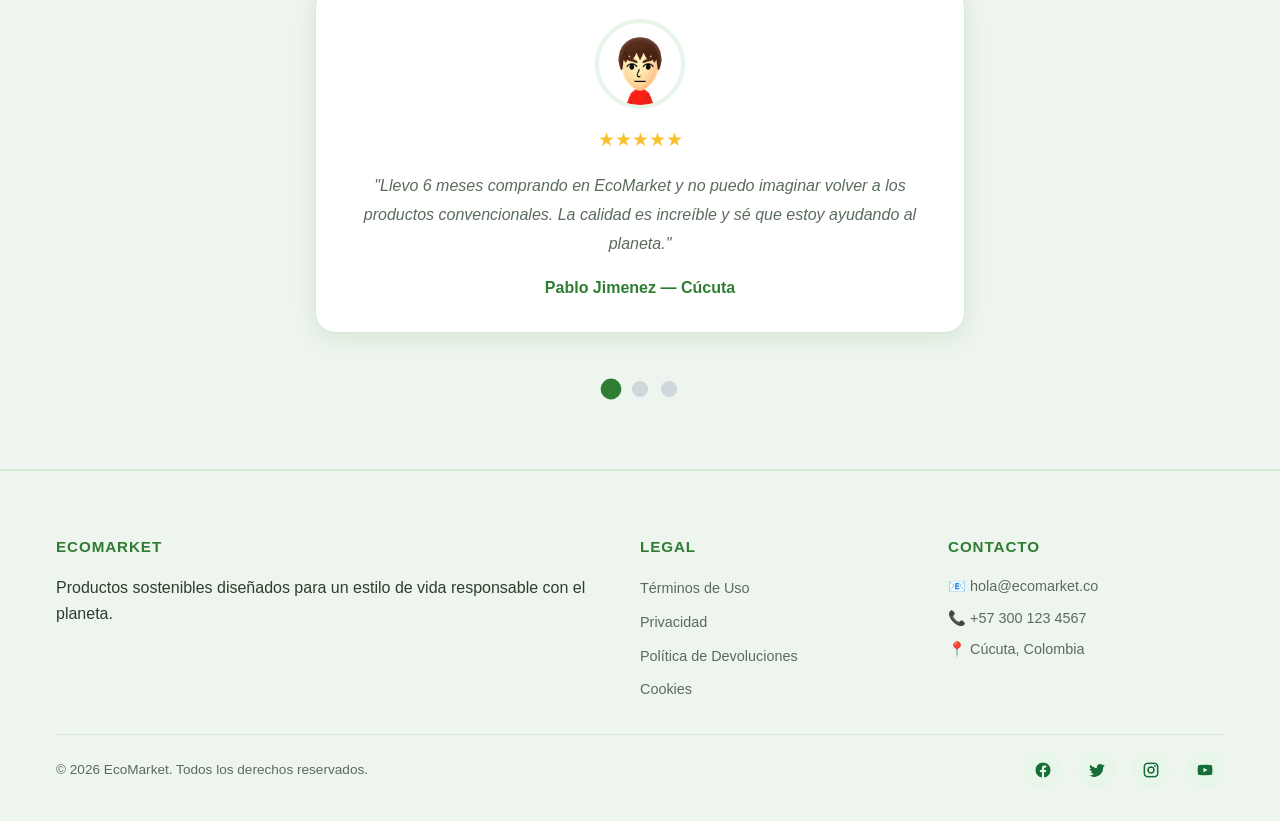
<file: views/sobre-nosotros.html>
<!doctype html>
<html lang="es">
  <head>
    <meta charset="UTF-8" />
    <meta name="viewport" content="width=device-width, initial-scale=1.0" />
    <title>Sobre Nosotros</title>
    <link rel="stylesheet" href="../css/main.css" />
  </head>
  <body>
    <header>
      <div class="container">
        <nav class="navbar">
          <div class="logo">
            <img src="../img/icons/logo.png" alt="Logo EcoMarket" />
            <span class="logo-text">EcoMarket</span>
          </div>
          <ul class="nav-links">
            <li><a href="../index.html">Inicio</a></li>
            <li><a href="productos.html">Productos</a></li>
            <li>
              <a href="sobre-nosotros.html" class="active">Sobre Nosotros</a>
            </li>
            <li><a href="contacto.html">Contacto</a></li>
            <li><a href="sostenibilidad.html">Sostenibilidad</a></li>
          </ul>
        </nav>
      </div>
    </header>

    <main>
      <section class="about-hero">
        <div class="container">
          <h1>🌱 Nuestra Historia</h1>
          <p>
            Conoce a las personas que hacen posible un comercio más justo y
            sostenible
          </p>
        </div>
      </section>

      <section class="about-story">
        <div class="container">
          <div class="story-flex">
            <div class="story-img">
              <img
                src="../img/hero/bg.png"
                alt="Equipo EcoMarket en la naturaleza"
              />
            </div>
            <div class="story-text">
              <h2>¿Cómo nació EcoMarket?</h2>
              <p>
                En 2020, un grupo de amigos apasionados por el medioambiente se
                reunió con una sola pregunta: ¿por qué es tan difícil encontrar
                productos sostenibles en un solo lugar?
              </p>
              <p>
                Lo que comenzó como un pequeño mercado de fin de semana en
                Cúcuta, creció hasta convertirse en la plataforma que tienes
                frente a ti hoy. Cada producto que verás aquí ha pasado por
                nuestro proceso de verificación ecológica.
              </p>
              <p>
                Creemos que el consumo responsable no debería ser un lujo ni un
                sacrificio, sino una opción accesible y atractiva para todos.
              </p>
              <a href="productos.html" class="btn">Explorar Productos</a>
            </div>
          </div>
        </div>
      </section>

      <section class="stats">
        <div class="container">
          <div class="stats-grid">
            <div class="stat-item">
              <h3>+500</h3>
              <p>Productos verificados</p>
            </div>
            <div class="stat-item">
              <h3>+12K</h3>
              <p>Clientes satisfechos</p>
            </div>
            <div class="stat-item">
              <h3>87</h3>
              <p>Proveedores locales</p>
            </div>
            <div class="stat-item">
              <h3>5🌿</h3>
              <p>Años de impacto</p>
            </div>
          </div>
        </div>
      </section>

      <section class="principles">
        <div class="container">
          <div class="section-header">
            <h2>Nuestros Principios</h2>
            <p>Los valores que guían cada decisión que tomamos</p>
          </div>
          <div class="principles-grid">
            <div class="eco-principle">
              <span class="eco-principle__icon">🚫🧴</span>
              <h4>Sin Plástico</h4>
              <p>
                Cero empaques de plástico de un solo uso en todos nuestros
                envíos.
              </p>
            </div>
            <div class="eco-principle">
              <span class="eco-principle__icon">🤝</span>
              <h4>Comercio Justo</h4>
              <p>
                Trabajamos solo con proveedores que garantizan condiciones
                laborales dignas.
              </p>
            </div>
            <div class="eco-principle">
              <span class="eco-principle__icon">🌱</span>
              <h4>Ingredientes Naturales</h4>
              <p>
                Todos nuestros productos de cuidado personal son libres de
                químicos nocivos.
              </p>
            </div>
            <div class="eco-principle">
              <span class="eco-principle__icon">♻️</span>
              <h4>Reciclaje Total</h4>
              <p>Nuestros empaques son 100% reciclables o compostables.</p>
            </div>
            <div class="eco-principle">
              <span class="eco-principle__icon">🌍</span>
              <h4>Huella Cero</h4>
              <p>Compensamos el 100% de las emisiones de CO₂ de cada envío.</p>
            </div>
            <div class="eco-principle">
              <span class="eco-principle__icon">🐾</span>
              <h4>Cruelty Free</h4>
              <p>Ninguno de nuestros productos ha sido probado en animales.</p>
            </div>
          </div>
        </div>
      </section>

      <section class="testimonials">
        <div class="container">
          <div class="section-header">
            <h2>Lo que dicen nuestros clientes</h2>
            <p>
              Más de 12.000 familias ya eligieron vivir de forma más sostenible
            </p>
          </div>

          <div class="carousel">
            <input type="radio" name="testimonial" id="t1" checked />
            <input type="radio" name="testimonial" id="t2" />
            <input type="radio" name="testimonial" id="t3" />

            <div class="carousel__track">
              <div class="carousel__slide">
                <div class="testimonial-card">
                  <img
                    class="testimonial-card__avatar"
                    src="../img/icons/Persona1.png"
                    alt="Pablo Jimenez"
                  />
                  <div class="testimonial-card__stars">★★★★★</div>
                  <p class="testimonial-card__text">
                    "Llevo 6 meses comprando en EcoMarket y no puedo imaginar
                    volver a los productos convencionales. La calidad es
                    increíble y sé que estoy ayudando al planeta."
                  </p>
                  <strong class="testimonial-card__name"
                    >Pablo Jimenez — Cúcuta</strong
                  >
                </div>
              </div>

              <div class="carousel__slide">
                <div class="testimonial-card">
                  <img
                    class="testimonial-card__avatar"
                    src="../img/icons/Persona2.webp"
                    alt="Carlos Moreno"
                  />
                  <div class="testimonial-card__stars">★★★★★</div>
                  <p class="testimonial-card__text">
                    "Empecé con el cepillo de bambú y ahora más del 70% de los
                    productos de mi baño son de EcoMarket. El cambio fue gradual
                    pero muy satisfactorio."
                  </p>
                  <strong class="testimonial-card__name"
                    >Carlos Moreno — Bucaramanga</strong
                  >
                </div>
              </div>

              <div class="carousel__slide">
                <div class="testimonial-card">
                  <img
                    class="testimonial-card__avatar"
                    src="../img/icons/Persona3.png"
                    alt="Luisa Pedraza"
                  />
                  <div class="testimonial-card__stars">★★★★☆</div>
                  <p class="testimonial-card__text">
                    "El servicio al cliente es excepcional. Tuve un problema con
                    un pedido y lo resolvieron en menos de 24 horas.
                    Definitivamente recomendado."
                  </p>
                  <strong class="testimonial-card__name"
                    >Luisa Pedraza — Bogotá</strong
                  >
                </div>
              </div>
            </div>

            <div class="carousel__dots">
              <label for="t1"></label>
              <label for="t2"></label>
              <label for="t3"></label>
            </div>
          </div>
        </div>
      </section>
    </main>
    <footer>
      <div class="container">
        <div class="footer-grid">
          <div class="footer-col">
            <h4>EcoMarket</h4>

            <p>
              Productos sostenibles diseñados para un estilo de vida responsable
              con el planeta.
            </p>
          </div>

          <div class="footer-col">
            <h4>Legal</h4>

            <ul>
              <li><a href="#">Términos de Uso</a></li>
              <li><a href="#">Privacidad</a></li>
              <li><a href="#">Política de Devoluciones</a></li>
              <li><a href="#">Cookies</a></li>
            </ul>
          </div>

          <div class="footer-col footer-contact">
            <h4>Contacto</h4>

            <p>📧 hola@ecomarket.co</p>
            <p>📞 +57 300 123 4567</p>
            <p>📍 Cúcuta, Colombia</p>
          </div>
        </div>

        <div class="footer-bottom">
          <p>&copy; 2026 EcoMarket. Todos los derechos reservados.</p>

          <ul class="social-links">
            <li>
              <a href="#" aria-label="Facebook">
                <img src="../img/icons/facebook.png" alt="Facebook" />
              </a>
            </li>

            <li>
              <a href="#" aria-label="Twitter">
                <img src="../img/icons/twitter.png" alt="Twitter" />
              </a>
            </li>

            <li>
              <a href="#" aria-label="Instagram">
                <img src="../img/icons/instagram.png" alt="Instagram" />
              </a>
            </li>
            <li>
              <a href="#" aria-label="Youtube">
                <img src="../img/icons/youtube.png" alt="Youtube" />
              </a>
            </li>
          </ul>
        </div>
      </div>
    </footer>
  </body>
</html>
</file>
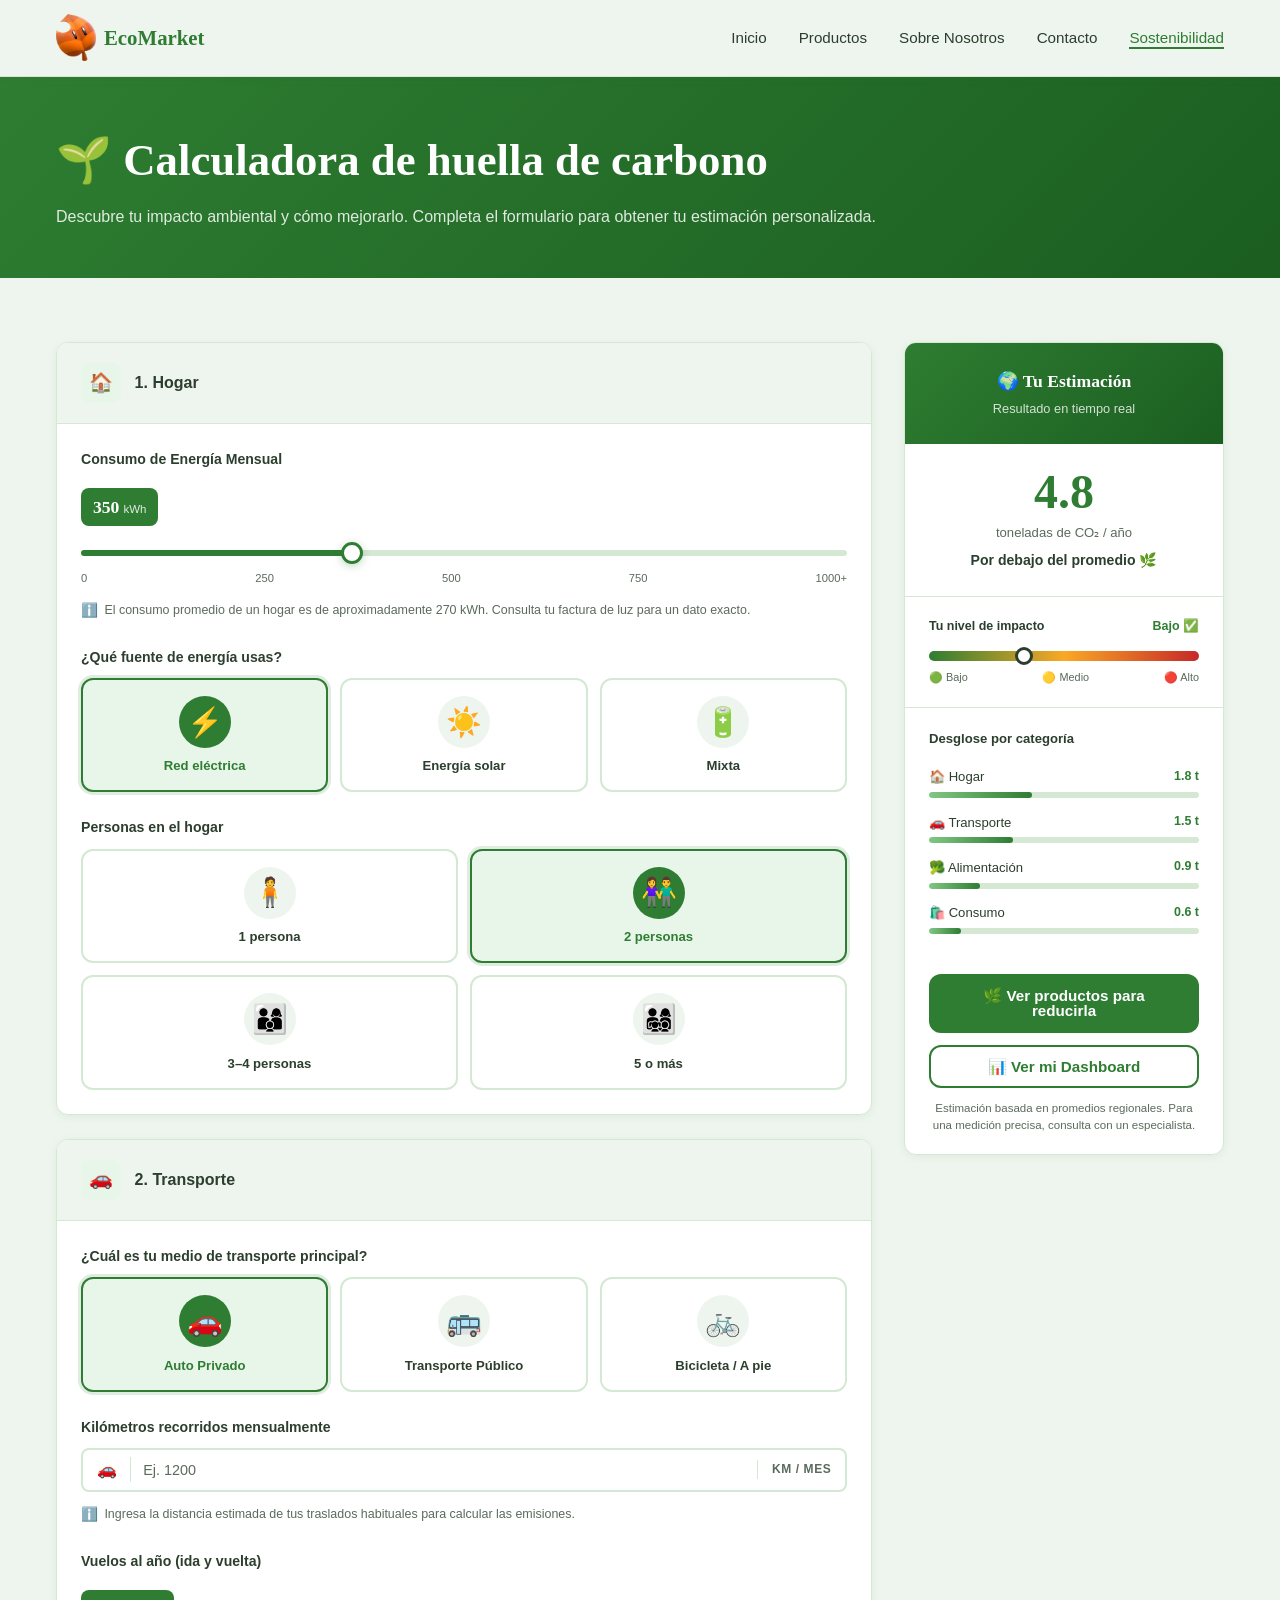
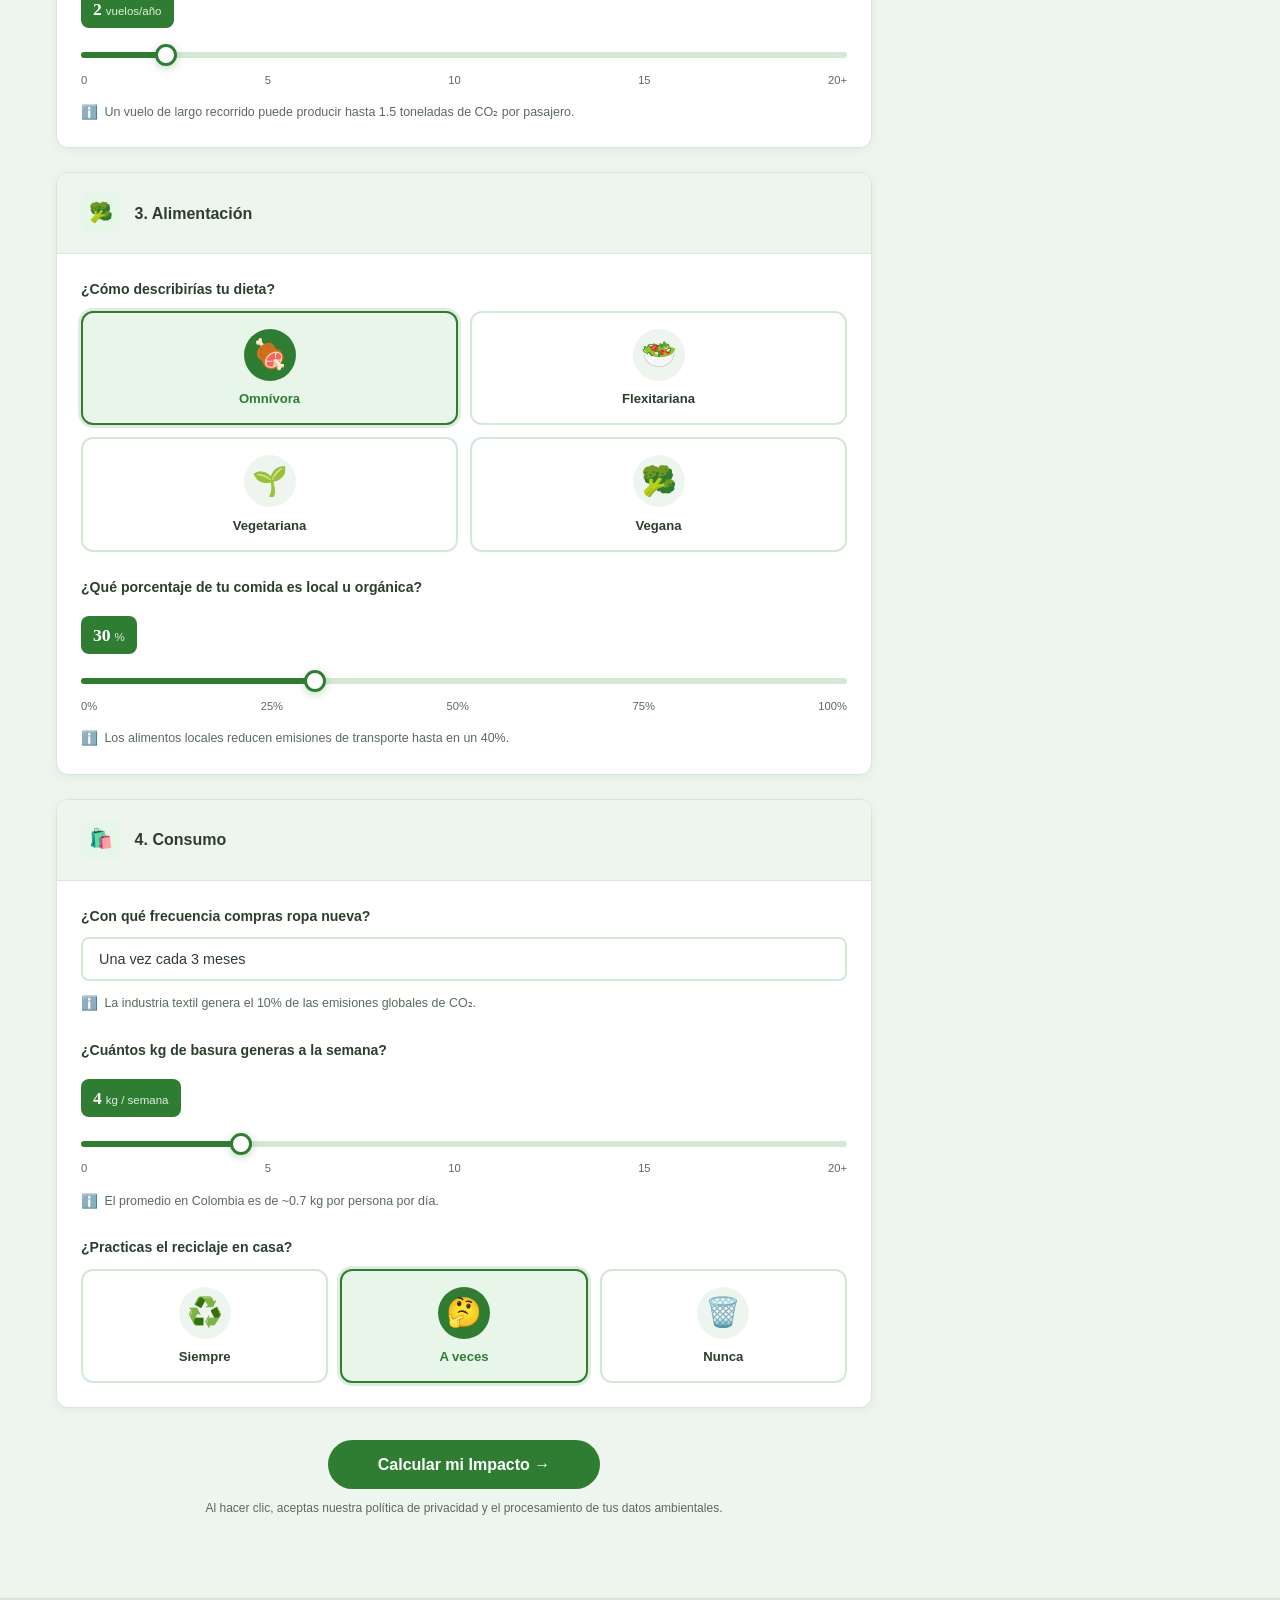
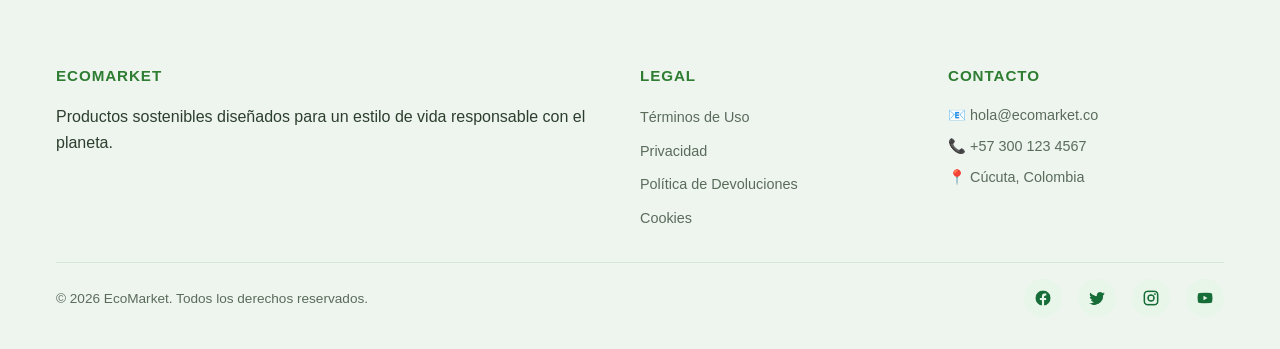
<file: views/sostenibilidad.html>
<!doctype html>
<html lang="en">
  <head>
    <meta charset="UTF-8" />
    <meta name="viewport" content="width=device-width, initial-scale=1.0" />
    <title>Sostenibilidad</title>
    <link rel="stylesheet" href="../css/main.css" />
  </head>
  <body>
    <header>
      <div class="container">
        <nav class="navbar">
          <div class="logo">
            <img src="../img/icons/logo.png" alt="Logo EcoMarket" />
            <span class="logo-text">EcoMarket</span>
          </div>
          <ul class="nav-links">
            <li><a href="../index.html">Inicio</a></li>
            <li><a href="productos.html">Productos</a></li>
            <li><a href="sobre-nosotros.html">Sobre Nosotros</a></li>
            <li><a href="contacto.html">Contacto</a></li>
            <li>
              <a href="sostenibilidad.html" class="active">Sostenibilidad</a>
            </li>
          </ul>
        </nav>
      </div>
    </header>
    <main>
      <section class="sostenibilidad-hero">
        <div class="container">
          <h1>🌱 Calculadora de huella de carbono</h1>
          <p>
            Descubre tu impacto ambiental y cómo mejorarlo. Completa el
            formulario para obtener tu estimación personalizada.
          </p>
        </div>
      </section>

      <section class="calc-section">
        <div class="container">
          <div class="calc-layout">
            <div class="calc-form-col">
              <div class="calc-block">
                <div class="calc-block__head">
                  <div class="calc-block__icon">🏠</div>
                  <h3>1. Hogar</h3>
                </div>
                <div class="calc-block__body">
                  <div class="calc-field">
                    <label class="calc-field__label"
                      >Consumo de Energía Mensual</label
                    >
                    <div class="range-wrapper">
                      <div class="range-value-badge">350 <span>kWh</span></div>
                      <input
                        type="range"
                        class="eco-range"
                        min="0"
                        max="1000"
                        value="350"
                        step="10"
                        aria-label="Consumo de energía mensual en kWh"
                        style="--val: 35%"
                      />
                      <div class="range-ticks">
                        <span>0</span>
                        <span>250</span>
                        <span>500</span>
                        <span>750</span>
                        <span>1000+</span>
                      </div>
                    </div>
                    <p class="calc-field__hint">
                      El consumo promedio de un hogar es de aproximadamente 270
                      kWh. Consulta tu factura de luz para un dato exacto.
                    </p>
                  </div>

                  <div class="calc-field">
                    <label class="calc-field__label"
                      >¿Qué fuente de energía usas?</label
                    >
                    <div class="radio-cards radio-cards--3">
                      <input type="radio" name="energia" id="e-red" checked />
                      <label for="e-red" class="radio-card-label">
                        <span class="radio-card-label__icon">⚡</span>
                        <span class="radio-card-label__text"
                          >Red eléctrica</span
                        >
                      </label>

                      <input type="radio" name="energia" id="e-solar" />
                      <label for="e-solar" class="radio-card-label">
                        <span class="radio-card-label__icon">☀️</span>
                        <span class="radio-card-label__text"
                          >Energía solar</span
                        >
                      </label>

                      <input type="radio" name="energia" id="e-mixta" />
                      <label for="e-mixta" class="radio-card-label">
                        <span class="radio-card-label__icon">🔋</span>
                        <span class="radio-card-label__text">Mixta</span>
                      </label>
                    </div>
                  </div>

                  <div class="calc-field">
                    <label class="calc-field__label"
                      >Personas en el hogar</label
                    >
                    <div class="radio-cards">
                      <input type="radio" name="personas" id="p1" />
                      <label for="p1" class="radio-card-label">
                        <span class="radio-card-label__icon">🧍</span>
                        <span class="radio-card-label__text">1 persona</span>
                      </label>

                      <input type="radio" name="personas" id="p2" checked />
                      <label for="p2" class="radio-card-label">
                        <span class="radio-card-label__icon">👫</span>
                        <span class="radio-card-label__text">2 personas</span>
                      </label>

                      <input type="radio" name="personas" id="p3" />
                      <label for="p3" class="radio-card-label">
                        <span class="radio-card-label__icon">👨‍👩‍👦</span>
                        <span class="radio-card-label__text">3–4 personas</span>
                      </label>

                      <input type="radio" name="personas" id="p5" />
                      <label for="p5" class="radio-card-label">
                        <span class="radio-card-label__icon">👨‍👩‍👧‍👦</span>
                        <span class="radio-card-label__text">5 o más</span>
                      </label>
                    </div>
                  </div>
                </div>
              </div>

              <div class="calc-block">
                <div class="calc-block__head">
                  <div class="calc-block__icon">🚗</div>
                  <h3>2. Transporte</h3>
                </div>
                <div class="calc-block__body">
                  <div class="calc-field">
                    <label class="calc-field__label"
                      >¿Cuál es tu medio de transporte principal?</label
                    >
                    <div class="radio-cards radio-cards--3">
                      <input
                        type="radio"
                        name="transporte"
                        id="t-auto"
                        checked
                      />
                      <label for="t-auto" class="radio-card-label">
                        <span class="radio-card-label__icon">🚗</span>
                        <span class="radio-card-label__text">Auto Privado</span>
                      </label>

                      <input type="radio" name="transporte" id="t-publico" />
                      <label for="t-publico" class="radio-card-label">
                        <span class="radio-card-label__icon">🚌</span>
                        <span class="radio-card-label__text"
                          >Transporte Público</span
                        >
                      </label>

                      <input type="radio" name="transporte" id="t-bici" />
                      <label for="t-bici" class="radio-card-label">
                        <span class="radio-card-label__icon">🚲</span>
                        <span class="radio-card-label__text"
                          >Bicicleta / A pie</span
                        >
                      </label>
                    </div>
                  </div>

                  <div class="calc-field">
                    <label class="calc-field__label" for="km-mes">
                      Kilómetros recorridos mensualmente
                    </label>
                    <div class="input-with-unit">
                      <span class="input-with-unit__icon">🚗</span>
                      <input
                        type="number"
                        id="km-mes"
                        name="km"
                        placeholder="Ej. 1200"
                        min="0"
                        max="10000"
                      />
                      <span class="input-with-unit__suffix">KM / MES</span>
                    </div>
                    <p class="calc-field__hint">
                      Ingresa la distancia estimada de tus traslados habituales
                      para calcular las emisiones.
                    </p>
                  </div>

                  <div class="calc-field">
                    <label class="calc-field__label"
                      >Vuelos al año (ida y vuelta)</label
                    >
                    <div class="range-wrapper">
                      <div class="range-value-badge">
                        2 <span>vuelos/año</span>
                      </div>
                      <input
                        type="range"
                        class="eco-range"
                        min="0"
                        max="20"
                        value="2"
                        step="1"
                        aria-label="Número de vuelos al año"
                        style="--val: 10%"
                      />
                      <div class="range-ticks">
                        <span>0</span>
                        <span>5</span>
                        <span>10</span>
                        <span>15</span>
                        <span>20+</span>
                      </div>
                    </div>
                    <p class="calc-field__hint">
                      Un vuelo de largo recorrido puede producir hasta 1.5
                      toneladas de CO₂ por pasajero.
                    </p>
                  </div>
                </div>
              </div>

              <div class="calc-block">
                <div class="calc-block__head">
                  <div class="calc-block__icon">🥦</div>
                  <h3>3. Alimentación</h3>
                </div>
                <div class="calc-block__body">
                  <div class="calc-field">
                    <label class="calc-field__label"
                      >¿Cómo describirías tu dieta?</label
                    >
                    <div class="radio-cards">
                      <input
                        type="radio"
                        name="dieta"
                        id="d-omnivora"
                        checked
                      />
                      <label for="d-omnivora" class="radio-card-label">
                        <span class="radio-card-label__icon">🍖</span>
                        <span class="radio-card-label__text">Omnívora</span>
                      </label>

                      <input type="radio" name="dieta" id="d-flex" />
                      <label for="d-flex" class="radio-card-label">
                        <span class="radio-card-label__icon">🥗</span>
                        <span class="radio-card-label__text">Flexitariana</span>
                      </label>

                      <input type="radio" name="dieta" id="d-veg" />
                      <label for="d-veg" class="radio-card-label">
                        <span class="radio-card-label__icon">🌱</span>
                        <span class="radio-card-label__text">Vegetariana</span>
                      </label>

                      <input type="radio" name="dieta" id="d-vegana" />
                      <label for="d-vegana" class="radio-card-label">
                        <span class="radio-card-label__icon">🥦</span>
                        <span class="radio-card-label__text">Vegana</span>
                      </label>
                    </div>
                  </div>

                  <div class="calc-field">
                    <label class="calc-field__label">
                      ¿Qué porcentaje de tu comida es local u orgánica?
                    </label>
                    <div class="range-wrapper">
                      <div class="range-value-badge">30 <span>%</span></div>
                      <input
                        type="range"
                        class="eco-range"
                        min="0"
                        max="100"
                        value="30"
                        step="5"
                        aria-label="Porcentaje de comida local u orgánica"
                        style="--val: 30%"
                      />
                      <div class="range-ticks">
                        <span>0%</span>
                        <span>25%</span>
                        <span>50%</span>
                        <span>75%</span>
                        <span>100%</span>
                      </div>
                    </div>
                    <p class="calc-field__hint">
                      Los alimentos locales reducen emisiones de transporte
                      hasta en un 40%.
                    </p>
                  </div>
                </div>
              </div>

              <div class="calc-block">
                <div class="calc-block__head">
                  <div class="calc-block__icon">🛍️</div>
                  <h3>4. Consumo</h3>
                </div>
                <div class="calc-block__body">
                  <div class="calc-field">
                    <label class="calc-field__label">
                      ¿Con qué frecuencia compras ropa nueva?
                    </label>
                    <select class="eco-select" name="ropa" id="ropa">
                      <option value="">Selecciona una opción</option>
                      <option value="semanal">Cada semana</option>
                      <option value="mensual">Una vez al mes</option>
                      <option value="trimestral" selected>
                        Una vez cada 3 meses
                      </option>
                      <option value="anual">Una o dos veces al año</option>
                      <option value="segunda">Solo ropa de segunda mano</option>
                    </select>
                    <p class="calc-field__hint">
                      La industria textil genera el 10% de las emisiones
                      globales de CO₂.
                    </p>
                  </div>

                  <div class="calc-field">
                    <label class="calc-field__label">
                      ¿Cuántos kg de basura generas a la semana?
                    </label>
                    <div class="range-wrapper">
                      <div class="range-value-badge">
                        4 <span>kg / semana</span>
                      </div>
                      <input
                        type="range"
                        class="eco-range"
                        min="0"
                        max="20"
                        value="4"
                        step="0.5"
                        aria-label="Kilogramos de basura por semana"
                        style="--val: 20%"
                      />
                      <div class="range-ticks">
                        <span>0</span>
                        <span>5</span>
                        <span>10</span>
                        <span>15</span>
                        <span>20+</span>
                      </div>
                    </div>
                    <p class="calc-field__hint">
                      El promedio en Colombia es de ~0.7 kg por persona por día.
                    </p>
                  </div>

                  <div class="calc-field">
                    <label class="calc-field__label"
                      >¿Practicas el reciclaje en casa?</label
                    >
                    <div class="radio-cards radio-cards--3">
                      <input type="radio" name="reciclaje" id="r-siempre" />
                      <label for="r-siempre" class="radio-card-label">
                        <span class="radio-card-label__icon">♻️</span>
                        <span class="radio-card-label__text">Siempre</span>
                      </label>

                      <input
                        type="radio"
                        name="reciclaje"
                        id="r-aveces"
                        checked
                      />
                      <label for="r-aveces" class="radio-card-label">
                        <span class="radio-card-label__icon">🤔</span>
                        <span class="radio-card-label__text">A veces</span>
                      </label>

                      <input type="radio" name="reciclaje" id="r-nunca" />
                      <label for="r-nunca" class="radio-card-label">
                        <span class="radio-card-label__icon">🗑️</span>
                        <span class="radio-card-label__text">Nunca</span>
                      </label>
                    </div>
                  </div>
                </div>
              </div>

              <div class="calc-submit">
                <button type="submit" class="btn">Calcular mi Impacto →</button>
                <p>
                  Al hacer clic, aceptas nuestra política de privacidad y el
                  procesamiento de tus datos ambientales.
                </p>
              </div>
            </div>

            <aside class="calc-result">
              <div class="calc-result__head">
                <h3>🌍 Tu Estimación</h3>
                <p>Resultado en tiempo real</p>
              </div>

              <div class="calc-result__score">
                <div class="calc-result__number">4.8</div>
                <div class="calc-result__unit">toneladas de CO₂ / año</div>
                <div class="calc-result__label">Por debajo del promedio 🌿</div>
              </div>

              <div class="calc-result__scale">
                <div
                  style="
                    display: flex;
                    justify-content: space-between;
                    margin-bottom: 0.4rem;
                  "
                >
                  <span
                    style="
                      font-size: 0.78rem;
                      font-weight: 600;
                      color: var(--text);
                    "
                    >Tu nivel de impacto</span
                  >
                  <span
                    style="font-size: 0.78rem; font-weight: 700; color: #2e7d32"
                    >Bajo ✅</span
                  >
                </div>
                <div class="scale-bar">
                  <div class="scale-bar__pointer" style="left: 35%"></div>
                </div>
                <div class="scale-labels">
                  <span>🟢 Bajo</span>
                  <span>🟡 Medio</span>
                  <span>🔴 Alto</span>
                </div>
              </div>

              <div class="calc-result__breakdown">
                <p
                  style="
                    font-size: 0.82rem;
                    font-weight: 700;
                    color: var(--text);
                    margin-bottom: 0.25rem;
                  "
                >
                  Desglose por categoría
                </p>

                <div class="breakdown-item">
                  <div class="breakdown-item__top">
                    <span>🏠 Hogar</span>
                    <span>1.8 t</span>
                  </div>
                  <div class="breakdown-bar">
                    <div class="breakdown-bar__fill" style="width: 38%"></div>
                  </div>
                </div>

                <div class="breakdown-item">
                  <div class="breakdown-item__top">
                    <span>🚗 Transporte</span>
                    <span>1.5 t</span>
                  </div>
                  <div class="breakdown-bar">
                    <div class="breakdown-bar__fill" style="width: 31%"></div>
                  </div>
                </div>

                <div class="breakdown-item">
                  <div class="breakdown-item__top">
                    <span>🥦 Alimentación</span>
                    <span>0.9 t</span>
                  </div>
                  <div class="breakdown-bar">
                    <div class="breakdown-bar__fill" style="width: 19%"></div>
                  </div>
                </div>

                <div class="breakdown-item">
                  <div class="breakdown-item__top">
                    <span>🛍️ Consumo</span>
                    <span>0.6 t</span>
                  </div>
                  <div class="breakdown-bar">
                    <div class="breakdown-bar__fill" style="width: 12%"></div>
                  </div>
                </div>
              </div>

              <div class="calc-result__cta">
                <a href="productos.html" class="btn">
                  🌿 Ver productos para reducirla
                </a>
                <a href="dashboard.html" class="btn btn-outline">
                  📊 Ver mi Dashboard
                </a>
                <p class="calc-result__disclaimer">
                  Estimación basada en promedios regionales. Para una medición
                  precisa, consulta con un especialista.
                </p>
              </div>
            </aside>
          </div>
        </div>
      </section>
    </main>

    <footer>
      <div class="container">
        <div class="footer-grid">
          <div class="footer-col">
            <h4>EcoMarket</h4>

            <p>
              Productos sostenibles diseñados para un estilo de vida responsable
              con el planeta.
            </p>
          </div>

          <div class="footer-col">
            <h4>Legal</h4>

            <ul>
              <li><a href="#">Términos de Uso</a></li>
              <li><a href="#">Privacidad</a></li>
              <li><a href="#">Política de Devoluciones</a></li>
              <li><a href="#">Cookies</a></li>
            </ul>
          </div>

          <div class="footer-col footer-contact">
            <h4>Contacto</h4>

            <p>📧 hola@ecomarket.co</p>
            <p>📞 +57 300 123 4567</p>
            <p>📍 Cúcuta, Colombia</p>
          </div>
        </div>

        <div class="footer-bottom">
          <p>&copy; 2026 EcoMarket. Todos los derechos reservados.</p>

          <ul class="social-links">
            <li>
              <a href="#" aria-label="Facebook">
                <img src="../img/icons/facebook.png" alt="Facebook" />
              </a>
            </li>

            <li>
              <a href="#" aria-label="Twitter">
                <img src="../img/icons/twitter.png" alt="Twitter" />
              </a>
            </li>

            <li>
              <a href="#" aria-label="Instagram">
                <img src="../img/icons/instagram.png" alt="Instagram" />
              </a>
            </li>
            <li>
              <a href="#" aria-label="Youtube">
                <img src="../img/icons/youtube.png" alt="Youtube" />
              </a>
            </li>
          </ul>
        </div>
      </div>
    </footer>
  </body>
</html>
</file>
<file: css/main.css>
@import url("layout.css");
@import url("components.css");
@import url("animations.css");
* {
  margin: 0;
  padding: 0;
  box-sizing: border-box;
}

:root {
  --primary: #2e7d32;
  --primary-hover: #27682a;
  --primary-light: #e8f5e9;
  --accent: #81c784;

  --secondary: #f5f5dc;

  --bg: #eef5ee;

  --text: #2c3e2d;
  --text-light: #5a6b5b;
  --white: #ffffff;

  --border: #d4e8d4;

  --radius-sm: 8px;
  --radius-md: 12px;
  --radius-lg: 20px;

  --shadow-sm: 0 2px 8px rgba(46, 125, 50, 0.08);
  --shadow-md: 0 6px 24px rgba(46, 125, 50, 0.12);
  --shadow-lg: 0 12px 40px rgba(46, 125, 50, 0.16);

  --sp-xs: 0.25rem;
  --sp-sm: 0.5rem;
  --sp-md: 1rem;
  --sp-lg: 2rem;
  --sp-xl: 4rem;

  --t: 0.3s ease;
}

html {
  scroll-behavior: smooth;
  font-size: 16px;
}

body {
  font-family: "Poppins", sans-serif;
  background-color: var(--bg);
  color: var(--text);

  line-height: 1.6;
  min-height: 100vh;

  -webkit-font-smoothing: antialiased;
}

img {
  max-width: 100%;
  height: auto;
  display: block;
}

a {
  text-decoration: none;
  color: inherit;
}

ul {
  list-style: none;
}

button {
  border: none;
  background: none;
  cursor: pointer;
  font: inherit;
}

section {
  padding-block: var(--sp-xl);
}

.container {
  width: 100%;
  max-width: 1200px;

  margin: 0 auto;

  padding-inline: 1rem;
}

.section-header {
  text-align: center;

  margin-bottom: var(--sp-lg);
}

.section-header h2 {
  font-family: "Playfair Display", serif;

  font-size: clamp(1.6rem, 3vw, 2.2rem);

  color: var(--primary);

  margin-bottom: var(--sp-sm);
}

.section-header p {
  color: var(--text-light);

  font-size: 0.95rem;
}

.btn {
  display: inline-block;

  padding: 0.75rem 1.75rem;

  background-color: var(--primary);
  color: var(--white);

  border: 2px solid transparent;
  border-radius: var(--radius-md);

  font-size: 0.95rem;
  font-weight: 600;
  line-height: 1;

  transition: all var(--t);
}

.btn:hover {
  background-color: var(--primary-hover);

  transform: translateY(-3px);

  box-shadow: var(--shadow-md);
}

.btn-outline {
  background-color: transparent;

  color: var(--primary);

  border-color: var(--primary);
}

.btn-outline:hover {
  background-color: var(--primary);

  color: var(--white);
}
</file>
